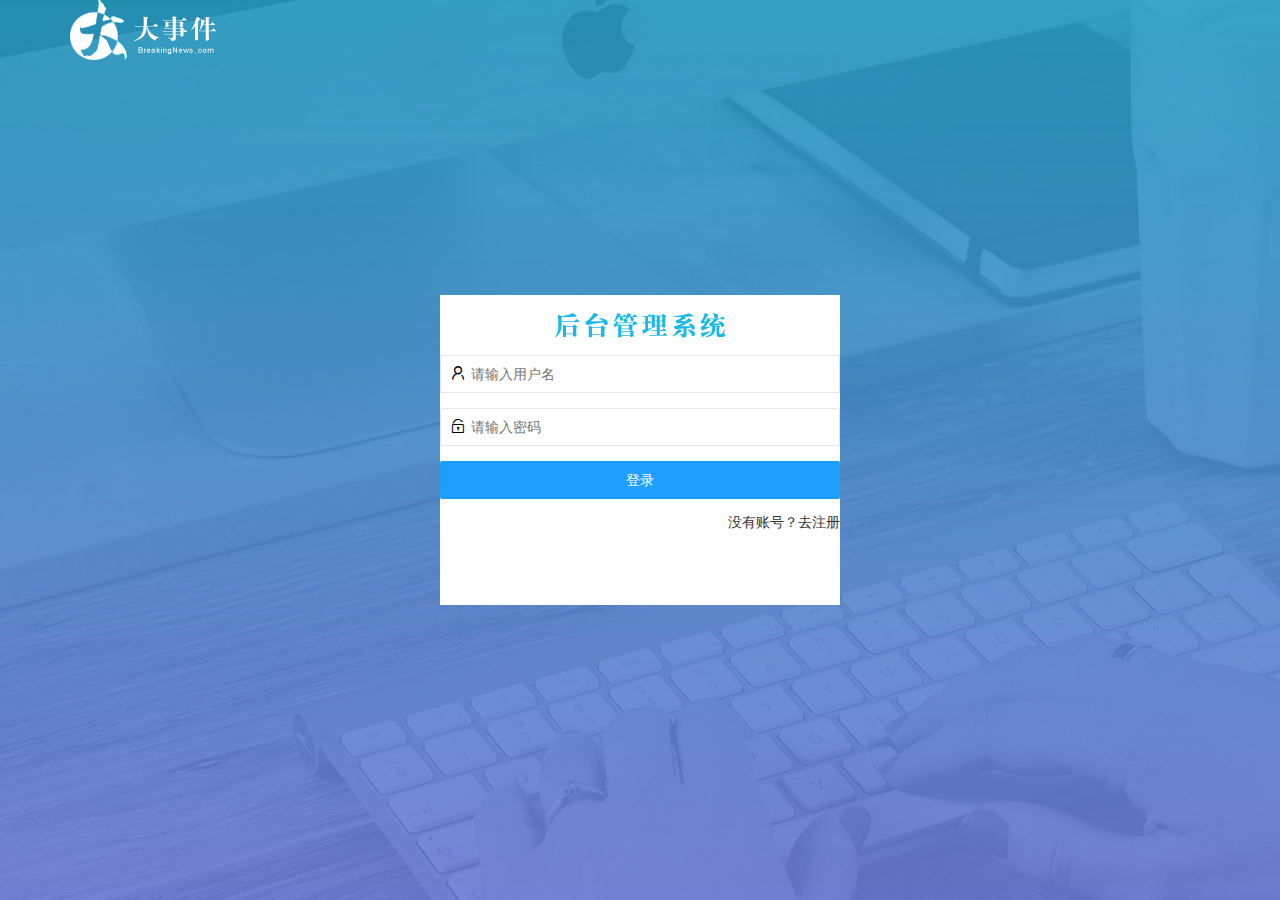
<file: login.html>
<!DOCTYPE html>
<html lang="en">

<head>
    <meta charset="UTF-8">
    <meta http-equiv="X-UA-Compatible" content="IE=edge">
    <meta name="viewport" content="width=device-width, initial-scale=1.0">
    <title>大事件登录</title>
    <link rel="stylesheet" href="./assets/lib/layui/css/layui.css">
    <link rel="stylesheet" href="./assets/css/longin.css">
</head>

<body>
    <!-- 头部的Logo -->
    <div class="layui-main">
        <img src="./assets/images/logo.png" alt="">
    </div>
    <!-- 登录注册部分 -->
    <div class="loginAndRegBox">
        <!-- 头部title -->
        <div class="title-box"></div>
        <!-- 登录部分 -->
        <div class="login-box">
            <form class="layui-form form_login" id="form_login">
                <!-- 用户名 -->
                <div class="layui-form-item">
                    <i class="layui-icon layui-icon-username"></i>
                    <input type="text" name="username" required lay-verify="required" placeholder="请输入用户名" autocomplete="off" class="layui-input">
                </div>
                <!-- 密码 -->
                <div class="layui-form-item">
                    <i class="layui-icon layui-icon-password"></i>
                    <input type="password" name="password" required lay-verify="required|pwd" placeholder="请输入密码" autocomplete="off" class="layui-input">
                </div>
                <!-- 按钮 -->
                <div class="layui-form-item">
                    <button class="layui-btn layui-btn-fluid layui-btn-normal" lay-submit>登录</button>
                </div>
                <!-- 去注册 -->
                <div class="layui-form-item links">
                    <a href="javascript:;" id="link_reg">没有账号？去注册</a>
                </div>

            </form>
        </div>

        <!-- 注册的div -->
        <div class="reg-box">
            <!-- 注册的表单 -->
            <form class="layui-form" id="form_reg">
                <!-- 用户名 -->
                <div class="layui-form-item">
                    <i class="layui-icon layui-icon-username"></i>
                    <input type="text" name="username" required lay-verify="required" placeholder="请输入用户名" autocomplete="off" class="layui-input" />
                </div>
                <!-- 密码 -->
                <div class="layui-form-item">
                    <i class="layui-icon layui-icon-password"></i>
                    <input type="password" name="password" required lay-verify="required|pwd" placeholder="请输入密码" autocomplete="off" class="layui-input" />
                </div>
                <!-- 密码确认框 -->
                <div class="layui-form-item">
                    <i class="layui-icon layui-icon-password"></i>
                    <input type="password" name="repassword" required lay-verify="required|pwd|repwd" placeholder="再次确认密码" autocomplete="off" class="layui-input" />
                </div>
                <!-- 注册按钮 -->
                <div class="layui-form-item">
                    <!-- 注意：表单提交按钮和普通按钮的区别，就是 lay-submit 属性 -->
                    <button class="layui-btn layui-btn-fluid layui-btn-normal" lay-submit>注册</button>
                </div>
                <div class="layui-form-item links">
                    <a href="javascript:;" id="link_login">去登录</a>
                </div>
            </form>
        </div>

    </div>
    <script src="./assets/lib/jquery.js"></script>
    <script src="./assets/lib/layui/layui.all.js"></script>
    <script src="./assets/js/baseAPI.js"></script>
    <script src="./assets/js/login.js"></script>
</body>

</html>
</file>
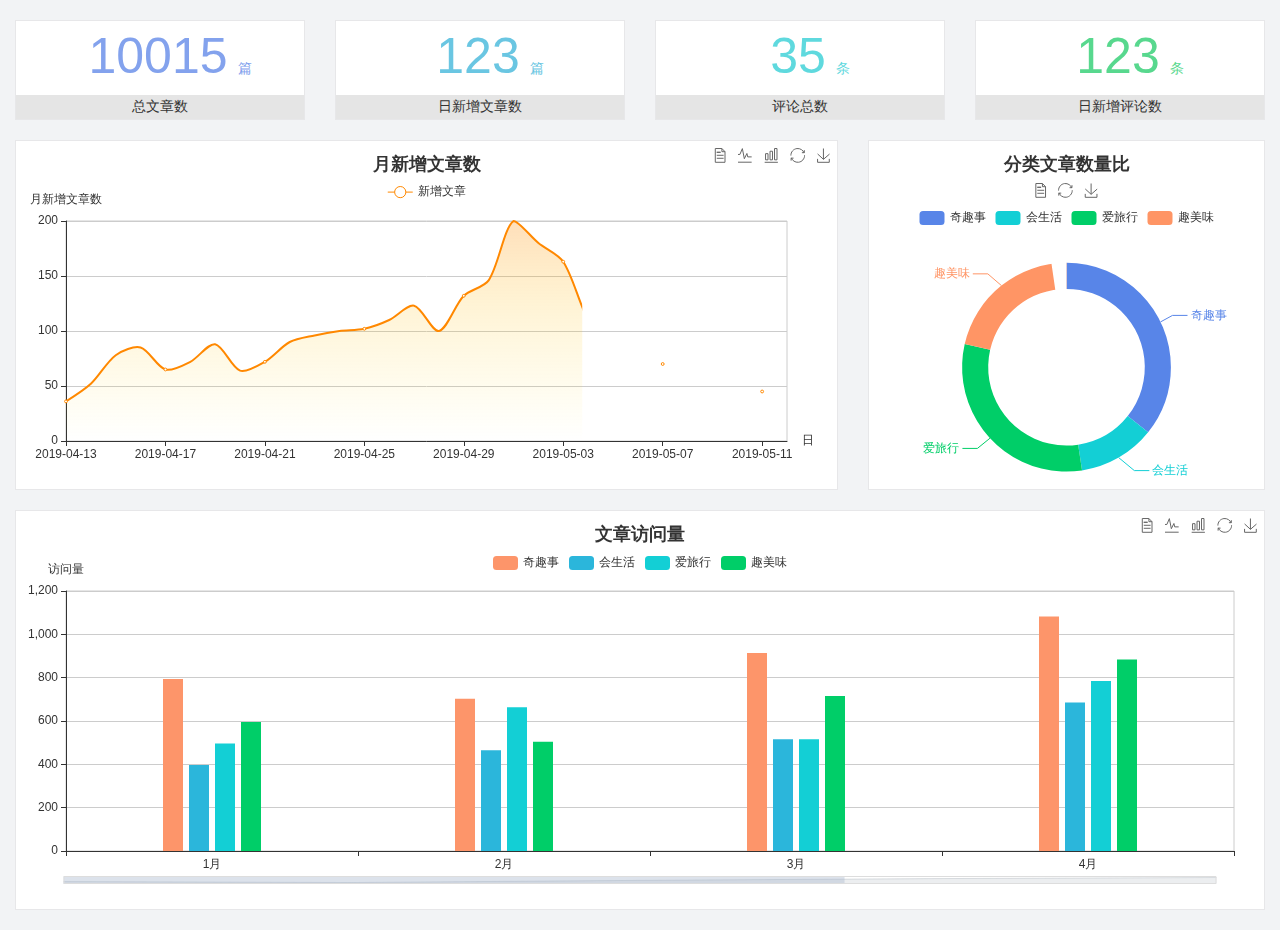
<file: home/dashboard.html>
<!DOCTYPE html>
<html lang="en">

<head>
  <meta charset="UTF-8">
  <meta name="viewport" content="width=device-width, initial-scale=1.0">
  <meta http-equiv="X-UA-Compatible" content="ie=edge">
  <title>图表统计</title>
  <link rel="stylesheet" href="../../assets/lib/bootstrap.css" />
  <link rel="stylesheet" href="../../assets/lib/main.css" />
  <script src="../../assets/lib/jquery.js"></script>
  <script type="text/javascript" src="../../assets/lib/echarts.min.js"></script>
</head>

<body>
  <div class="container-fluid">
    <div class="row spannel_list">
      <div class="col-sm-3 col-xs-6">
        <div class="spannel">
          <em>10015</em><span>篇</span>
          <b>总文章数</b>
        </div>
      </div>
      <div class="col-sm-3 col-xs-6">
        <div class="spannel scolor01">
          <em>123</em><span>篇</span>
          <b>日新增文章数</b>
        </div>
      </div>
      <div class="col-sm-3 col-xs-6">
        <div class="spannel scolor02">
          <em>35</em><span>条</span>
          <b>评论总数</b>
        </div>
      </div>
      <div class="col-sm-3 col-xs-6">
        <div class="spannel scolor03">
          <em>123</em><span>条</span>
          <b>日新增评论数</b>
        </div>
      </div>
    </div>
  </div>

  <div class="container-fluid">
    <div class="row curve-pie">
      <div class="col-lg-8 col-md-8">
        <div class="gragh_pannel" id="curve_show"></div>
      </div>
      <div class="col-lg-4 col-md-4">
        <div class="gragh_pannel" id="pie_show"></div>
      </div>
    </div>
  </div>

  <div class="container-fluid">
    <div class="column_pannel" id="column_show"></div>
  </div>

  <script>
    var oChart = echarts.init(document.getElementById('curve_show'));
    var aList_all = [
      { 'count': 36, 'date': '2019-04-13' },
      { 'count': 52, 'date': '2019-04-14' },
      { 'count': 78, 'date': '2019-04-15' },
      { 'count': 85, 'date': '2019-04-16' },
      { 'count': 65, 'date': '2019-04-17' },
      { 'count': 72, 'date': '2019-04-18' },
      { 'count': 88, 'date': '2019-04-19' },
      { 'count': 64, 'date': '2019-04-20' },
      { 'count': 72, 'date': '2019-04-21' },
      { 'count': 90, 'date': '2019-04-22' },
      { 'count': 96, 'date': '2019-04-23' },
      { 'count': 100, 'date': '2019-04-24' },
      { 'count': 102, 'date': '2019-04-25' },
      { 'count': 110, 'date': '2019-04-26' },
      { 'count': 123, 'date': '2019-04-27' },
      { 'count': 100, 'date': '2019-04-28' },
      { 'count': 132, 'date': '2019-04-29' },
      { 'count': 146, 'date': '2019-04-30' },
      { 'count': 200, 'date': '2019-05-01' },
      { 'count': 180, 'date': '2019-05-02' },
      { 'count': 163, 'date': '2019-05-03' },
      { 'count': 110, 'date': '2019-05-04' },
      { 'count': 80, 'date': '2019-05-05' },
      { 'count': 82, 'date': '2019-05-06' },
      { 'count': 70, 'date': '2019-05-07' },
      { 'count': 65, 'date': '2019-05-08' },
      { 'count': 54, 'date': '2019-05-09' },
      { 'count': 40, 'date': '2019-05-10' },
      { 'count': 45, 'date': '2019-05-11' },
      { 'count': 38, 'date': '2019-05-12' },
    ];

    let aCount = [];
    let aDate = [];

    for (var i = 0; i < aList_all.length; i++) {
      aCount.push(aList_all[i].count);
      aDate.push(aList_all[i].date);
    }

    var chartopt = {
      title: {
        text: '月新增文章数',
        left: 'center',
        top: '10'
      },
      tooltip: {
        trigger: 'axis'
      },
      legend: {
        data: ['新增文章'],
        top: '40'
      },
      toolbox: {
        show: true,
        feature: {
          mark: { show: true },
          dataView: { show: true, readOnly: false },
          magicType: { show: true, type: ['line', 'bar'] },
          restore: { show: true },
          saveAsImage: { show: true }
        }
      },
      calculable: true,
      xAxis: [
        {
          name: '日',
          type: 'category',
          boundaryGap: false,
          data: aDate
        }
      ],
      yAxis: [
        {
          name: '月新增文章数',
          type: 'value'
        }
      ],
      series: [
        {
          name: '新增文章',
          type: 'line',
          smooth: true,
          itemStyle: { normal: { areaStyle: { type: 'default' }, color: '#f80' }, lineStyle: { color: '#f80' } },
          data: aCount
        }],
      areaStyle: {
        normal: {
          color: new echarts.graphic.LinearGradient(0, 0, 0, 1, [{
            offset: 0,
            color: 'rgba(255,136,0,0.39)'
          }, {
            offset: .34,
            color: 'rgba(255,180,0,0.25)'
          }, {
            offset: 1,
            color: 'rgba(255,222,0,0.00)'
          }])

        }
      },
      grid: {
        show: true,
        x: 50,
        x2: 50,
        y: 80,
        height: 220
      }
    };

    oChart.setOption(chartopt);


    var oPie = echarts.init(document.getElementById('pie_show'));
    var oPieopt =
    {
      title: {
        top: 10,
        text: '分类文章数量比',
        x: 'center'
      },
      tooltip: {
        trigger: 'item',
        formatter: "{a} <br/>{b} : {c} ({d}%)"
      },
      color: ['#5885e8', '#13cfd5', '#00ce68', '#ff9565'],
      legend: {
        x: 'center',
        top: 65,
        data: ['奇趣事', '会生活', '爱旅行', '趣美味']
      },
      toolbox: {
        show: true,
        x: 'center',
        top: 35,
        feature: {
          mark: { show: true },
          dataView: { show: true, readOnly: false },
          magicType: {
            show: true,
            type: ['pie', 'funnel'],
            option: {
              funnel: {
                x: '25%',
                width: '50%',
                funnelAlign: 'left',
                max: 1548
              }
            }
          },
          restore: { show: true },
          saveAsImage: { show: true }
        }
      },
      calculable: true,
      series: [
        {
          name: '访问来源',
          type: 'pie',
          radius: ['45%', '60%'],
          center: ['50%', '65%'],
          data: [
            { value: 300, name: '奇趣事' },
            { value: 100, name: '会生活' },
            { value: 260, name: '爱旅行' },
            { value: 180, name: '趣美味' }
          ]
        }
      ]
    };
    oPie.setOption(oPieopt);



    var oColumn = this.echarts.init(document.getElementById('column_show'));
    var oColumnopt =
    {
      title: {
        text: '文章访问量',
        left: 'center',
        top: '10'
      },
      tooltip: {
        trigger: 'axis'
      },
      legend: {
        data: ['奇趣事', '会生活', '爱旅行', '趣美味'],
        top: '40'
      },
      toolbox: {
        show: true,
        feature: {
          mark: { show: true },
          dataView: { show: true, readOnly: false },
          magicType: { show: true, type: ['line', 'bar'] },
          restore: { show: true },
          saveAsImage: { show: true }
        }
      },
      calculable: true,
      xAxis: [
        {
          type: 'category',
          data: ['1月', '2月', '3月', '4月', '5月']
        }
      ],
      yAxis: [
        {
          name: '访问量',
          type: 'value'
        }
      ],
      series: [
        {
          name: '奇趣事',
          type: 'bar',
          barWidth: 20,
          itemStyle: {
            normal: { areaStyle: { type: 'default' }, color: '#fd956a' }
          },
          data: [800, 708, 920, 1090, 1200]
        },
        {
          name: '会生活',
          type: 'bar',
          barWidth: 20,
          itemStyle: {
            normal: { areaStyle: { type: 'default' }, color: '#2bb6db' }
          },
          data: [400, 468, 520, 690, 800]
        },
        {
          name: '爱旅行',
          type: 'bar',
          barWidth: 20,
          itemStyle: {
            normal: { areaStyle: { type: 'default' }, color: '#13cfd5' }
          },
          data: [500, 668, 520, 790, 900]
        },
        {
          name: '趣美味',
          type: 'bar',
          barWidth: 20,
          itemStyle: {
            normal: { areaStyle: { type: 'default' }, color: '#00ce68' }
          },
          data: [600, 508, 720, 890, 1000]
        }
      ],
      grid: {
        show: true,
        x: 50,
        x2: 30,
        y: 80,
        height: 260
      },
      dataZoom: [//给x轴设置滚动条
        {
          start: 0,//默认为0
          end: 100 - 1000 / 31,//默认为100
          type: 'slider',
          show: true,
          xAxisIndex: [0],
          handleSize: 0,//滑动条的 左右2个滑动条的大小
          height: 8,//组件高度
          left: 45, //左边的距离
          right: 50,//右边的距离
          bottom: 26,//右边的距离
          handleColor: '#ddd',//h滑动图标的颜色
          handleStyle: {
            borderColor: "#cacaca",
            borderWidth: "1",
            shadowBlur: 2,
            background: "#ddd",
            shadowColor: "#ddd",
          }
        }]
    };
    oColumn.setOption(oColumnopt);
  </script>
</body>

</html>
</file>
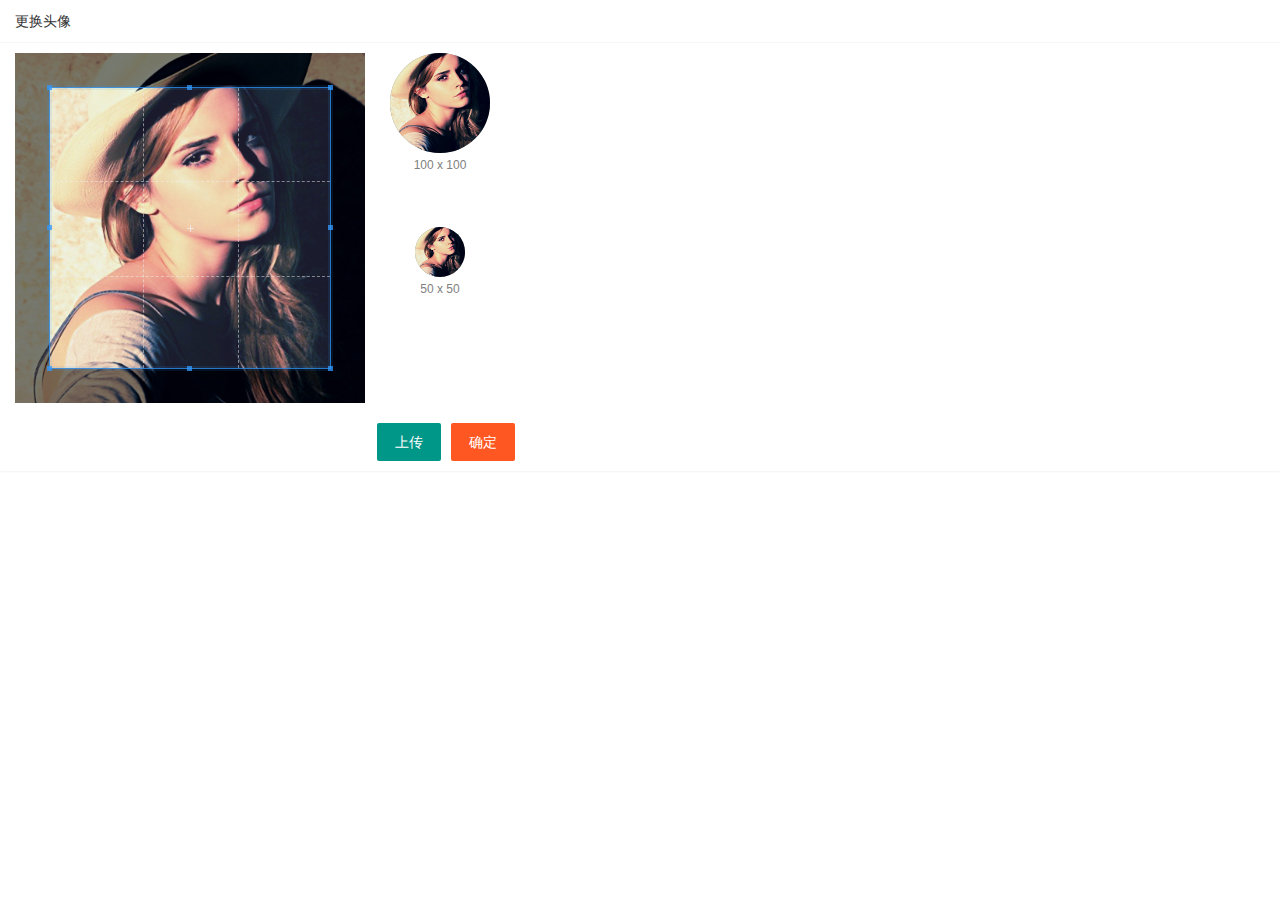
<file: user/user_avater.html>
<!DOCTYPE html>
<html lang="en">

<head>
    <meta charset="UTF-8">
    <meta http-equiv="X-UA-Compatible" content="IE=edge">
    <meta name="viewport" content="width=device-width, initial-scale=1.0">
    <title>更换头像</title>
    <link rel="stylesheet" href="/assets/lib/layui/css/layui.css">
    <link rel="stylesheet" href="/assets/css/user/user_avater.css">
    <link rel="stylesheet" href="/assets/lib/cropper/cropper.css">
</head>

<body>
    <div class="layui-card">
        <div class="layui-card-header">更换头像</div>
        <div class="layui-card-body">
            <!-- 第一行的图片裁剪和预览区域 -->
            <div class="row1">
                <!-- 图片裁剪区域 -->
                <div class="cropper-box">
                    <!-- 这个 img 标签很重要，将来会把它初始化为裁剪区域 -->
                    <img id="image" src="/assets/images/sample.jpg" />
                </div>
                <!-- 图片的预览区域 -->
                <div class="preview-box">
                    <div>
                        <!-- 宽高为 100px 的预览区域 -->
                        <div class="img-preview w100"></div>
                        <p class="size">100 x 100</p>
                    </div>
                    <div>
                        <!-- 宽高为 50px 的预览区域 -->
                        <div class="img-preview w50"></div>
                        <p class="size">50 x 50</p>
                    </div>
                </div>
            </div>

            <!-- 第二行的按钮区域 -->
            <div class="row2">
                <input type="file" id="file" accept="image/png,image/jpeg" />
                <button type="button" class="layui-btn" id="btnChooseImage">上传</button>
                <button type="button" class="layui-btn layui-btn-danger" id="btnUpload">确定</button>
            </div>
        </div>
    </div>
    <script src="/assets/lib/jquery.js"></script>
    <script src="/assets/lib/layui/layui.all.js"></script>
    <script src="/assets/lib/cropper/Cropper.js"></script>
    <script src="/assets/js/baseAPI.js"></script>
    <script src="/assets/lib/cropper/jquery-cropper.js"></script>
    <script src="/assets/js/user/user_avater.js"></script>
</body>

</html>
</file>
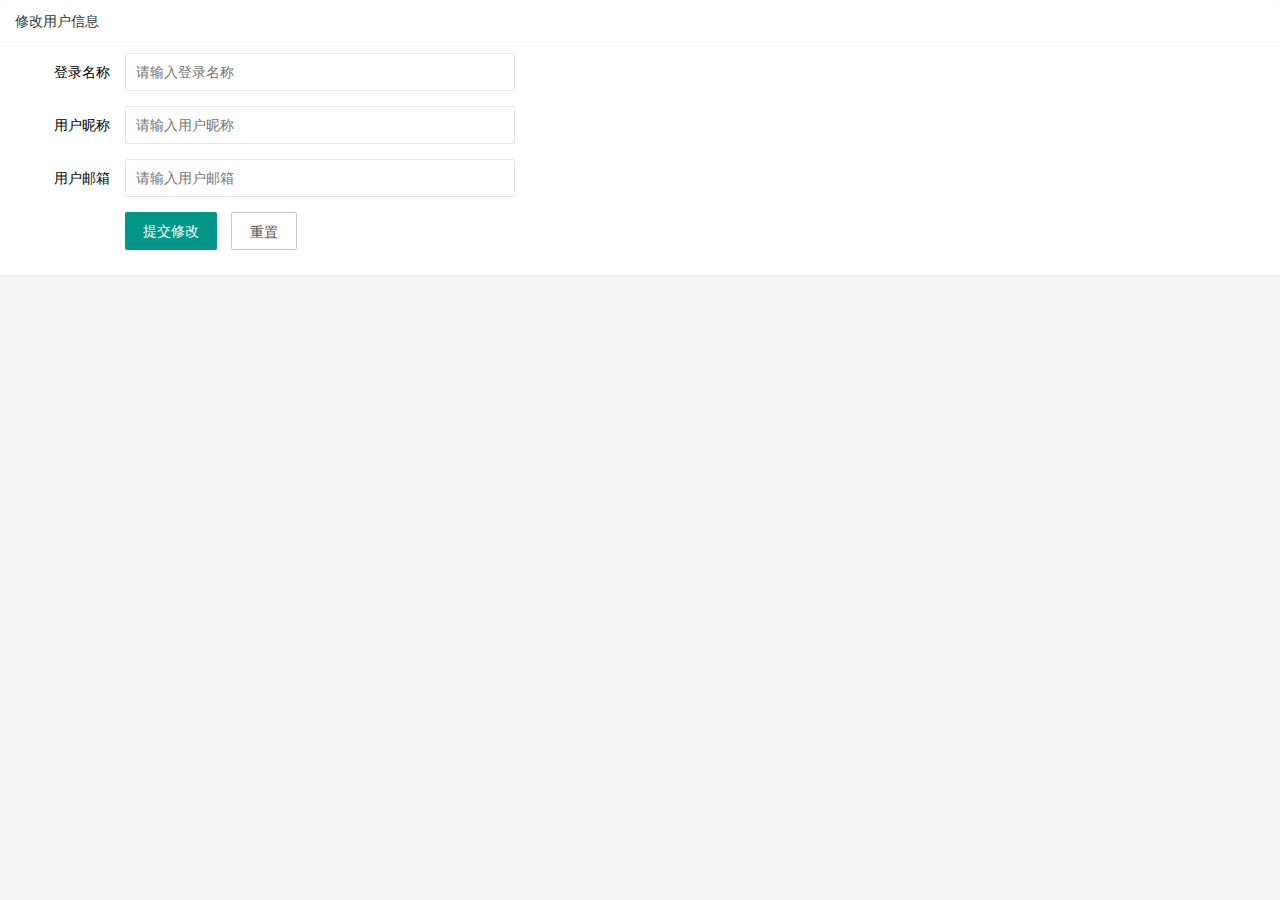
<file: user/user_info.html>
<!DOCTYPE html>
<html lang="en">

<head>
    <meta charset="UTF-8">
    <meta http-equiv="X-UA-Compatible" content="IE=edge">
    <meta name="viewport" content="width=device-width, initial-scale=1.0">
    <title>个人信息</title>
    <link rel="stylesheet" href="/assets/lib/layui/css/layui.css">
    <link rel="stylesheet" href="/assets/css/user/user_info.css">
</head>

<body>
    <div class="layui-card">
        <div class="layui-card-header">修改用户信息</div>
        <div class="layui-card-body">
            <form class="layui-form" lay-filter='formuserInfo'>
                <!-- 这是隐藏域 -->
                <input type="hidden" name="id" value="">

                <div class="layui-form-item">
                    <label class="layui-form-label">登录名称</label>
                    <div class="layui-input-block">
                        <input type="text" readOnly="true" name="username" required lay-verify="required" placeholder="请输入登录名称" autocomplete="off" class="layui-input">
                    </div>
                </div>
                <div class="layui-form-item">
                    <label class="layui-form-label">用户昵称</label>
                    <div class="layui-input-block">
                        <input type="text" name="nickname" required lay-verify="required" placeholder="请输入用户昵称" autocomplete="off" class="layui-input">
                    </div>
                </div>
                <div class="layui-form-item">
                    <label class="layui-form-label">用户邮箱</label>
                    <div class="layui-input-block">
                        <input type="text" name="email" required lay-verify="required|email" placeholder="请输入用户邮箱" autocomplete="off" class="layui-input">
                    </div>
                </div>
                <div class="layui-form-item">
                    <div class="layui-input-block">
                        <button class="layui-btn" lay-submit lay-filter="formDemo">提交修改</button>
                        <button type="reset" class="layui-btn layui-btn-primary" id="btnReset">重置</button>
                    </div>
                </div>
            </form>
        </div>
    </div>
    <script src="/assets/lib/layui/layui.all.js"></script>
    <script src="/assets/lib/jquery.js"></script>
    <script src="/assets/js/baseAPI.js"></script>
    <script src="/assets/js/user/user_info.js"></script>

</body>

</html>
</file>
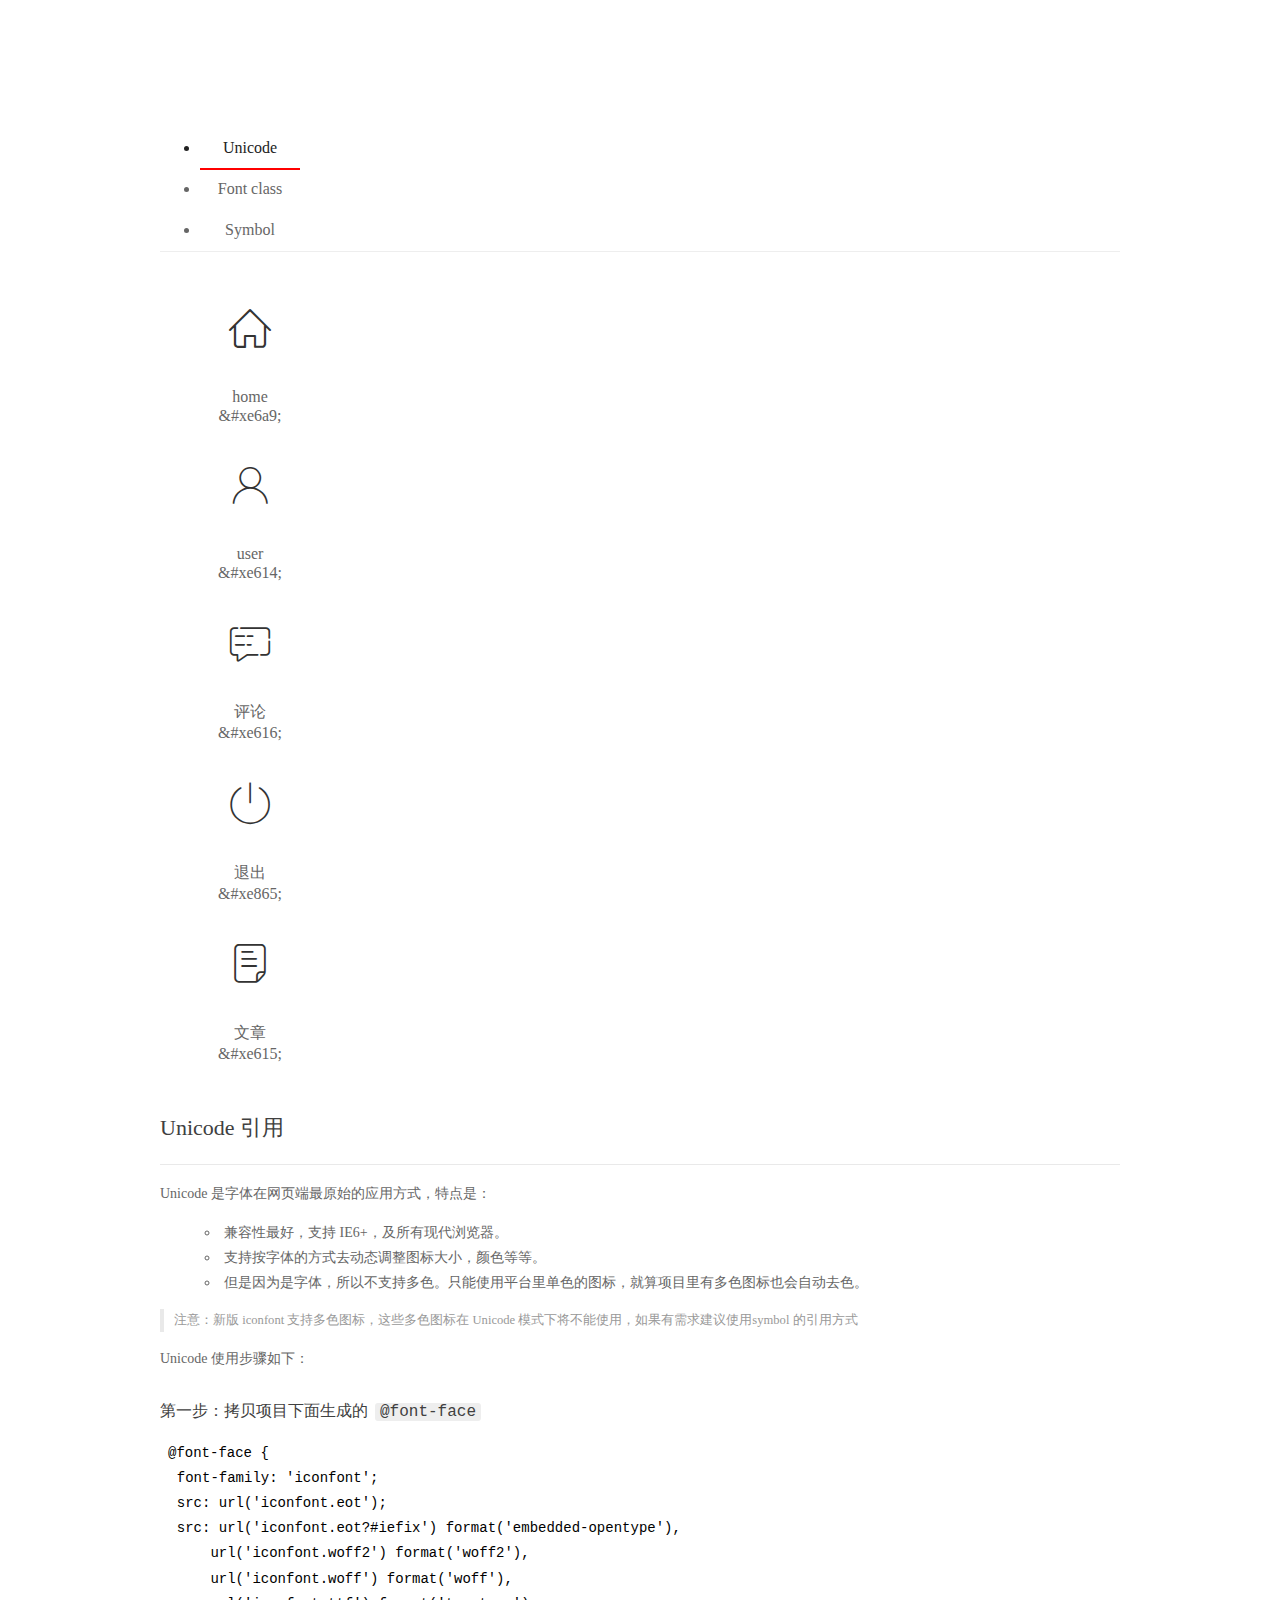
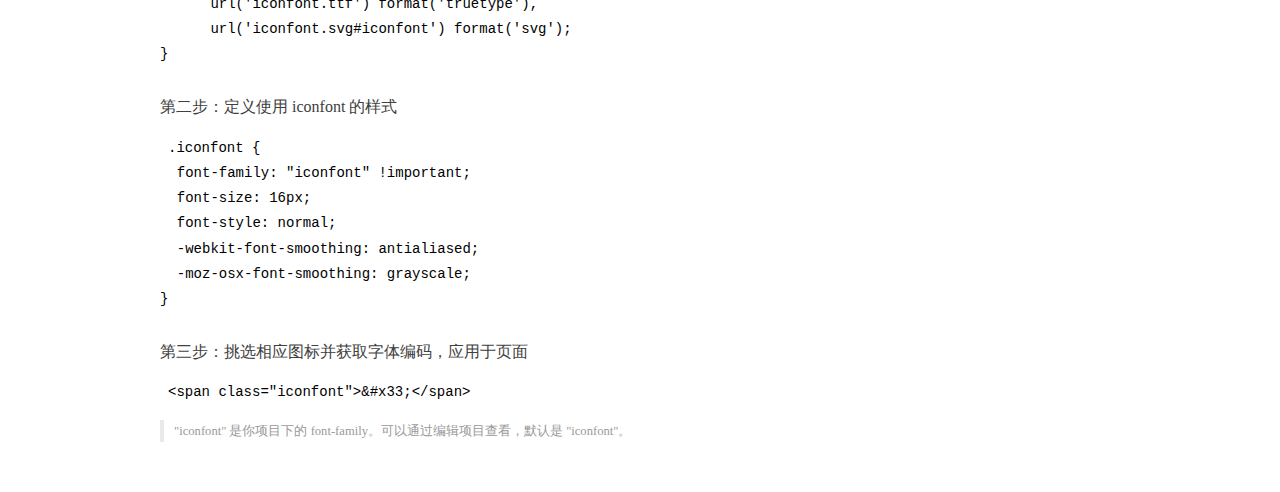
<file: assets/fonts/demo_index.html>
<!DOCTYPE html>
<html>
<head>
  <meta charset="utf-8"/>
  <title>IconFont Demo</title>
  <link rel="shortcut icon" href="https://gtms04.alicdn.com/tps/i4/TB1_oz6GVXXXXaFXpXXJDFnIXXX-64-64.ico" type="image/x-icon"/>
  <link rel="stylesheet" href="https://g.alicdn.com/thx/cube/1.3.2/cube.min.css">
  <link rel="stylesheet" href="demo.css">
  <link rel="stylesheet" href="iconfont.css">
  <script src="iconfont.js"></script>
  <!-- jQuery -->
  <script src="https://a1.alicdn.com/oss/uploads/2018/12/26/7bfddb60-08e8-11e9-9b04-53e73bb6408b.js"></script>
  <!-- 代码高亮 -->
  <script src="https://a1.alicdn.com/oss/uploads/2018/12/26/a3f714d0-08e6-11e9-8a15-ebf944d7534c.js"></script>
</head>
<body>
  <div class="main">
    <h1 class="logo"><a href="https://www.iconfont.cn/" title="iconfont 首页" target="_blank">&#xe86b;</a></h1>
    <div class="nav-tabs">
      <ul id="tabs" class="dib-box">
        <li class="dib active"><span>Unicode</span></li>
        <li class="dib"><span>Font class</span></li>
        <li class="dib"><span>Symbol</span></li>
      </ul>
      
    </div>
    <div class="tab-container">
      <div class="content unicode" style="display: block;">
          <ul class="icon_lists dib-box">
          
            <li class="dib">
              <span class="icon iconfont">&#xe6a9;</span>
                <div class="name">home</div>
                <div class="code-name">&amp;#xe6a9;</div>
              </li>
          
            <li class="dib">
              <span class="icon iconfont">&#xe614;</span>
                <div class="name">user</div>
                <div class="code-name">&amp;#xe614;</div>
              </li>
          
            <li class="dib">
              <span class="icon iconfont">&#xe616;</span>
                <div class="name">评论</div>
                <div class="code-name">&amp;#xe616;</div>
              </li>
          
            <li class="dib">
              <span class="icon iconfont">&#xe865;</span>
                <div class="name">退出</div>
                <div class="code-name">&amp;#xe865;</div>
              </li>
          
            <li class="dib">
              <span class="icon iconfont">&#xe615;</span>
                <div class="name">文章</div>
                <div class="code-name">&amp;#xe615;</div>
              </li>
          
          </ul>
          <div class="article markdown">
          <h2 id="unicode-">Unicode 引用</h2>
          <hr>

          <p>Unicode 是字体在网页端最原始的应用方式，特点是：</p>
          <ul>
            <li>兼容性最好，支持 IE6+，及所有现代浏览器。</li>
            <li>支持按字体的方式去动态调整图标大小，颜色等等。</li>
            <li>但是因为是字体，所以不支持多色。只能使用平台里单色的图标，就算项目里有多色图标也会自动去色。</li>
          </ul>
          <blockquote>
            <p>注意：新版 iconfont 支持多色图标，这些多色图标在 Unicode 模式下将不能使用，如果有需求建议使用symbol 的引用方式</p>
          </blockquote>
          <p>Unicode 使用步骤如下：</p>
          <h3 id="-font-face">第一步：拷贝项目下面生成的 <code>@font-face</code></h3>
<pre><code class="language-css"
>@font-face {
  font-family: 'iconfont';
  src: url('iconfont.eot');
  src: url('iconfont.eot?#iefix') format('embedded-opentype'),
      url('iconfont.woff2') format('woff2'),
      url('iconfont.woff') format('woff'),
      url('iconfont.ttf') format('truetype'),
      url('iconfont.svg#iconfont') format('svg');
}
</code></pre>
          <h3 id="-iconfont-">第二步：定义使用 iconfont 的样式</h3>
<pre><code class="language-css"
>.iconfont {
  font-family: "iconfont" !important;
  font-size: 16px;
  font-style: normal;
  -webkit-font-smoothing: antialiased;
  -moz-osx-font-smoothing: grayscale;
}
</code></pre>
          <h3 id="-">第三步：挑选相应图标并获取字体编码，应用于页面</h3>
<pre>
<code class="language-html"
>&lt;span class="iconfont"&gt;&amp;#x33;&lt;/span&gt;
</code></pre>
          <blockquote>
            <p>"iconfont" 是你项目下的 font-family。可以通过编辑项目查看，默认是 "iconfont"。</p>
          </blockquote>
          </div>
      </div>
      <div class="content font-class">
        <ul class="icon_lists dib-box">
          
          <li class="dib">
            <span class="icon iconfont icon-home"></span>
            <div class="name">
              home
            </div>
            <div class="code-name">.icon-home
            </div>
          </li>
          
          <li class="dib">
            <span class="icon iconfont icon-user"></span>
            <div class="name">
              user
            </div>
            <div class="code-name">.icon-user
            </div>
          </li>
          
          <li class="dib">
            <span class="icon iconfont icon-pinglun"></span>
            <div class="name">
              评论
            </div>
            <div class="code-name">.icon-pinglun
            </div>
          </li>
          
          <li class="dib">
            <span class="icon iconfont icon-tuichu"></span>
            <div class="name">
              退出
            </div>
            <div class="code-name">.icon-tuichu
            </div>
          </li>
          
          <li class="dib">
            <span class="icon iconfont icon-16"></span>
            <div class="name">
              文章
            </div>
            <div class="code-name">.icon-16
            </div>
          </li>
          
        </ul>
        <div class="article markdown">
        <h2 id="font-class-">font-class 引用</h2>
        <hr>

        <p>font-class 是 Unicode 使用方式的一种变种，主要是解决 Unicode 书写不直观，语意不明确的问题。</p>
        <p>与 Unicode 使用方式相比，具有如下特点：</p>
        <ul>
          <li>兼容性良好，支持 IE8+，及所有现代浏览器。</li>
          <li>相比于 Unicode 语意明确，书写更直观。可以很容易分辨这个 icon 是什么。</li>
          <li>因为使用 class 来定义图标，所以当要替换图标时，只需要修改 class 里面的 Unicode 引用。</li>
          <li>不过因为本质上还是使用的字体，所以多色图标还是不支持的。</li>
        </ul>
        <p>使用步骤如下：</p>
        <h3 id="-fontclass-">第一步：引入项目下面生成的 fontclass 代码：</h3>
<pre><code class="language-html">&lt;link rel="stylesheet" href="./iconfont.css"&gt;
</code></pre>
        <h3 id="-">第二步：挑选相应图标并获取类名，应用于页面：</h3>
<pre><code class="language-html">&lt;span class="iconfont icon-xxx"&gt;&lt;/span&gt;
</code></pre>
        <blockquote>
          <p>"
            iconfont" 是你项目下的 font-family。可以通过编辑项目查看，默认是 "iconfont"。</p>
        </blockquote>
      </div>
      </div>
      <div class="content symbol">
          <ul class="icon_lists dib-box">
          
            <li class="dib">
                <svg class="icon svg-icon" aria-hidden="true">
                  <use xlink:href="#icon-home"></use>
                </svg>
                <div class="name">home</div>
                <div class="code-name">#icon-home</div>
            </li>
          
            <li class="dib">
                <svg class="icon svg-icon" aria-hidden="true">
                  <use xlink:href="#icon-user"></use>
                </svg>
                <div class="name">user</div>
                <div class="code-name">#icon-user</div>
            </li>
          
            <li class="dib">
                <svg class="icon svg-icon" aria-hidden="true">
                  <use xlink:href="#icon-pinglun"></use>
                </svg>
                <div class="name">评论</div>
                <div class="code-name">#icon-pinglun</div>
            </li>
          
            <li class="dib">
                <svg class="icon svg-icon" aria-hidden="true">
                  <use xlink:href="#icon-tuichu"></use>
                </svg>
                <div class="name">退出</div>
                <div class="code-name">#icon-tuichu</div>
            </li>
          
            <li class="dib">
                <svg class="icon svg-icon" aria-hidden="true">
                  <use xlink:href="#icon-16"></use>
                </svg>
                <div class="name">文章</div>
                <div class="code-name">#icon-16</div>
            </li>
          
          </ul>
          <div class="article markdown">
          <h2 id="symbol-">Symbol 引用</h2>
          <hr>

          <p>这是一种全新的使用方式，应该说这才是未来的主流，也是平台目前推荐的用法。相关介绍可以参考这篇<a href="">文章</a>
            这种用法其实是做了一个 SVG 的集合，与另外两种相比具有如下特点：</p>
          <ul>
            <li>支持多色图标了，不再受单色限制。</li>
            <li>通过一些技巧，支持像字体那样，通过 <code>font-size</code>, <code>color</code> 来调整样式。</li>
            <li>兼容性较差，支持 IE9+，及现代浏览器。</li>
            <li>浏览器渲染 SVG 的性能一般，还不如 png。</li>
          </ul>
          <p>使用步骤如下：</p>
          <h3 id="-symbol-">第一步：引入项目下面生成的 symbol 代码：</h3>
<pre><code class="language-html">&lt;script src="./iconfont.js"&gt;&lt;/script&gt;
</code></pre>
          <h3 id="-css-">第二步：加入通用 CSS 代码（引入一次就行）：</h3>
<pre><code class="language-html">&lt;style&gt;
.icon {
  width: 1em;
  height: 1em;
  vertical-align: -0.15em;
  fill: currentColor;
  overflow: hidden;
}
&lt;/style&gt;
</code></pre>
          <h3 id="-">第三步：挑选相应图标并获取类名，应用于页面：</h3>
<pre><code class="language-html">&lt;svg class="icon" aria-hidden="true"&gt;
  &lt;use xlink:href="#icon-xxx"&gt;&lt;/use&gt;
&lt;/svg&gt;
</code></pre>
          </div>
      </div>

    </div>
  </div>
  <script>
  $(document).ready(function () {
      $('.tab-container .content:first').show()

      $('#tabs li').click(function (e) {
        var tabContent = $('.tab-container .content')
        var index = $(this).index()

        if ($(this).hasClass('active')) {
          return
        } else {
          $('#tabs li').removeClass('active')
          $(this).addClass('active')

          tabContent.hide().eq(index).fadeIn()
        }
      })
    })
  </script>
</body>
</html>
</file>
<file: assets/lib/layui/css/layui.css>
/** layui-v2.5.5 MIT License By https://www.layui.com */
 .layui-inline,img{display:inline-block;vertical-align:middle}h1,h2,h3,h4,h5,h6{font-weight:400}.layui-edge,.layui-header,.layui-inline,.layui-main{position:relative}.layui-body,.layui-edge,.layui-elip{overflow:hidden}.layui-btn,.layui-edge,.layui-inline,img{vertical-align:middle}.layui-btn,.layui-disabled,.layui-icon,.layui-unselect{-moz-user-select:none;-webkit-user-select:none;-ms-user-select:none}.layui-elip,.layui-form-checkbox span,.layui-form-pane .layui-form-label{text-overflow:ellipsis;white-space:nowrap}.layui-breadcrumb,.layui-tree-btnGroup{visibility:hidden}blockquote,body,button,dd,div,dl,dt,form,h1,h2,h3,h4,h5,h6,input,li,ol,p,pre,td,textarea,th,ul{margin:0;padding:0;-webkit-tap-highlight-color:rgba(0,0,0,0)}a:active,a:hover{outline:0}img{border:none}li{list-style:none}table{border-collapse:collapse;border-spacing:0}h4,h5,h6{font-size:100%}button,input,optgroup,option,select,textarea{font-family:inherit;font-size:inherit;font-style:inherit;font-weight:inherit;outline:0}pre{white-space:pre-wrap;white-space:-moz-pre-wrap;white-space:-pre-wrap;white-space:-o-pre-wrap;word-wrap:break-word}body{line-height:24px;font:14px Helvetica Neue,Helvetica,PingFang SC,Tahoma,Arial,sans-serif}hr{height:1px;margin:10px 0;border:0;clear:both}a{color:#333;text-decoration:none}a:hover{color:#777}a cite{font-style:normal;*cursor:pointer}.layui-border-box,.layui-border-box *{box-sizing:border-box}.layui-box,.layui-box *{box-sizing:content-box}.layui-clear{clear:both;*zoom:1}.layui-clear:after{content:'\20';clear:both;*zoom:1;display:block;height:0}.layui-inline{*display:inline;*zoom:1}.layui-edge{display:inline-block;width:0;height:0;border-width:6px;border-style:dashed;border-color:transparent}.layui-edge-top{top:-4px;border-bottom-color:#999;border-bottom-style:solid}.layui-edge-right{border-left-color:#999;border-left-style:solid}.layui-edge-bottom{top:2px;border-top-color:#999;border-top-style:solid}.layui-edge-left{border-right-color:#999;border-right-style:solid}.layui-disabled,.layui-disabled:hover{color:#d2d2d2!important;cursor:not-allowed!important}.layui-circle{border-radius:100%}.layui-show{display:block!important}.layui-hide{display:none!important}@font-face{font-family:layui-icon;src:url(../font/iconfont.eot?v=250);src:url(../font/iconfont.eot?v=250#iefix) format('embedded-opentype'),url(../font/iconfont.woff2?v=250) format('woff2'),url(../font/iconfont.woff?v=250) format('woff'),url(../font/iconfont.ttf?v=250) format('truetype'),url(../font/iconfont.svg?v=250#layui-icon) format('svg')}.layui-icon{font-family:layui-icon!important;font-size:16px;font-style:normal;-webkit-font-smoothing:antialiased;-moz-osx-font-smoothing:grayscale}.layui-icon-reply-fill:before{content:"\e611"}.layui-icon-set-fill:before{content:"\e614"}.layui-icon-menu-fill:before{content:"\e60f"}.layui-icon-search:before{content:"\e615"}.layui-icon-share:before{content:"\e641"}.layui-icon-set-sm:before{content:"\e620"}.layui-icon-engine:before{content:"\e628"}.layui-icon-close:before{content:"\1006"}.layui-icon-close-fill:before{content:"\1007"}.layui-icon-chart-screen:before{content:"\e629"}.layui-icon-star:before{content:"\e600"}.layui-icon-circle-dot:before{content:"\e617"}.layui-icon-chat:before{content:"\e606"}.layui-icon-release:before{content:"\e609"}.layui-icon-list:before{content:"\e60a"}.layui-icon-chart:before{content:"\e62c"}.layui-icon-ok-circle:before{content:"\1005"}.layui-icon-layim-theme:before{content:"\e61b"}.layui-icon-table:before{content:"\e62d"}.layui-icon-right:before{content:"\e602"}.layui-icon-left:before{content:"\e603"}.layui-icon-cart-simple:before{content:"\e698"}.layui-icon-face-cry:before{content:"\e69c"}.layui-icon-face-smile:before{content:"\e6af"}.layui-icon-survey:before{content:"\e6b2"}.layui-icon-tree:before{content:"\e62e"}.layui-icon-upload-circle:before{content:"\e62f"}.layui-icon-add-circle:before{content:"\e61f"}.layui-icon-download-circle:before{content:"\e601"}.layui-icon-templeate-1:before{content:"\e630"}.layui-icon-util:before{content:"\e631"}.layui-icon-face-surprised:before{content:"\e664"}.layui-icon-edit:before{content:"\e642"}.layui-icon-speaker:before{content:"\e645"}.layui-icon-down:before{content:"\e61a"}.layui-icon-file:before{content:"\e621"}.layui-icon-layouts:before{content:"\e632"}.layui-icon-rate-half:before{content:"\e6c9"}.layui-icon-add-circle-fine:before{content:"\e608"}.layui-icon-prev-circle:before{content:"\e633"}.layui-icon-read:before{content:"\e705"}.layui-icon-404:before{content:"\e61c"}.layui-icon-carousel:before{content:"\e634"}.layui-icon-help:before{content:"\e607"}.layui-icon-code-circle:before{content:"\e635"}.layui-icon-water:before{content:"\e636"}.layui-icon-username:before{content:"\e66f"}.layui-icon-find-fill:before{content:"\e670"}.layui-icon-about:before{content:"\e60b"}.layui-icon-location:before{content:"\e715"}.layui-icon-up:before{content:"\e619"}.layui-icon-pause:before{content:"\e651"}.layui-icon-date:before{content:"\e637"}.layui-icon-layim-uploadfile:before{content:"\e61d"}.layui-icon-delete:before{content:"\e640"}.layui-icon-play:before{content:"\e652"}.layui-icon-top:before{content:"\e604"}.layui-icon-friends:before{content:"\e612"}.layui-icon-refresh-3:before{content:"\e9aa"}.layui-icon-ok:before{content:"\e605"}.layui-icon-layer:before{content:"\e638"}.layui-icon-face-smile-fine:before{content:"\e60c"}.layui-icon-dollar:before{content:"\e659"}.layui-icon-group:before{content:"\e613"}.layui-icon-layim-download:before{content:"\e61e"}.layui-icon-picture-fine:before{content:"\e60d"}.layui-icon-link:before{content:"\e64c"}.layui-icon-diamond:before{content:"\e735"}.layui-icon-log:before{content:"\e60e"}.layui-icon-rate-solid:before{content:"\e67a"}.layui-icon-fonts-del:before{content:"\e64f"}.layui-icon-unlink:before{content:"\e64d"}.layui-icon-fonts-clear:before{content:"\e639"}.layui-icon-triangle-r:before{content:"\e623"}.layui-icon-circle:before{content:"\e63f"}.layui-icon-radio:before{content:"\e643"}.layui-icon-align-center:before{content:"\e647"}.layui-icon-align-right:before{content:"\e648"}.layui-icon-align-left:before{content:"\e649"}.layui-icon-loading-1:before{content:"\e63e"}.layui-icon-return:before{content:"\e65c"}.layui-icon-fonts-strong:before{content:"\e62b"}.layui-icon-upload:before{content:"\e67c"}.layui-icon-dialogue:before{content:"\e63a"}.layui-icon-video:before{content:"\e6ed"}.layui-icon-headset:before{content:"\e6fc"}.layui-icon-cellphone-fine:before{content:"\e63b"}.layui-icon-add-1:before{content:"\e654"}.layui-icon-face-smile-b:before{content:"\e650"}.layui-icon-fonts-html:before{content:"\e64b"}.layui-icon-form:before{content:"\e63c"}.layui-icon-cart:before{content:"\e657"}.layui-icon-camera-fill:before{content:"\e65d"}.layui-icon-tabs:before{content:"\e62a"}.layui-icon-fonts-code:before{content:"\e64e"}.layui-icon-fire:before{content:"\e756"}.layui-icon-set:before{content:"\e716"}.layui-icon-fonts-u:before{content:"\e646"}.layui-icon-triangle-d:before{content:"\e625"}.layui-icon-tips:before{content:"\e702"}.layui-icon-picture:before{content:"\e64a"}.layui-icon-more-vertical:before{content:"\e671"}.layui-icon-flag:before{content:"\e66c"}.layui-icon-loading:before{content:"\e63d"}.layui-icon-fonts-i:before{content:"\e644"}.layui-icon-refresh-1:before{content:"\e666"}.layui-icon-rmb:before{content:"\e65e"}.layui-icon-home:before{content:"\e68e"}.layui-icon-user:before{content:"\e770"}.layui-icon-notice:before{content:"\e667"}.layui-icon-login-weibo:before{content:"\e675"}.layui-icon-voice:before{content:"\e688"}.layui-icon-upload-drag:before{content:"\e681"}.layui-icon-login-qq:before{content:"\e676"}.layui-icon-snowflake:before{content:"\e6b1"}.layui-icon-file-b:before{content:"\e655"}.layui-icon-template:before{content:"\e663"}.layui-icon-auz:before{content:"\e672"}.layui-icon-console:before{content:"\e665"}.layui-icon-app:before{content:"\e653"}.layui-icon-prev:before{content:"\e65a"}.layui-icon-website:before{content:"\e7ae"}.layui-icon-next:before{content:"\e65b"}.layui-icon-component:before{content:"\e857"}.layui-icon-more:before{content:"\e65f"}.layui-icon-login-wechat:before{content:"\e677"}.layui-icon-shrink-right:before{content:"\e668"}.layui-icon-spread-left:before{content:"\e66b"}.layui-icon-camera:before{content:"\e660"}.layui-icon-note:before{content:"\e66e"}.layui-icon-refresh:before{content:"\e669"}.layui-icon-female:before{content:"\e661"}.layui-icon-male:before{content:"\e662"}.layui-icon-password:before{content:"\e673"}.layui-icon-senior:before{content:"\e674"}.layui-icon-theme:before{content:"\e66a"}.layui-icon-tread:before{content:"\e6c5"}.layui-icon-praise:before{content:"\e6c6"}.layui-icon-star-fill:before{content:"\e658"}.layui-icon-rate:before{content:"\e67b"}.layui-icon-template-1:before{content:"\e656"}.layui-icon-vercode:before{content:"\e679"}.layui-icon-cellphone:before{content:"\e678"}.layui-icon-screen-full:before{content:"\e622"}.layui-icon-screen-restore:before{content:"\e758"}.layui-icon-cols:before{content:"\e610"}.layui-icon-export:before{content:"\e67d"}.layui-icon-print:before{content:"\e66d"}.layui-icon-slider:before{content:"\e714"}.layui-icon-addition:before{content:"\e624"}.layui-icon-subtraction:before{content:"\e67e"}.layui-icon-service:before{content:"\e626"}.layui-icon-transfer:before{content:"\e691"}.layui-main{width:1140px;margin:0 auto}.layui-header{z-index:1000;height:60px}.layui-header a:hover{transition:all .5s;-webkit-transition:all .5s}.layui-side{position:fixed;left:0;top:0;bottom:0;z-index:999;width:200px;overflow-x:hidden}.layui-side-scroll{position:relative;width:220px;height:100%;overflow-x:hidden}.layui-body{position:absolute;left:200px;right:0;top:0;bottom:0;z-index:998;width:auto;overflow-y:auto;box-sizing:border-box}.layui-layout-body{overflow:hidden}.layui-layout-admin .layui-header{background-color:#23262E}.layui-layout-admin .layui-side{top:60px;width:200px;overflow-x:hidden}.layui-layout-admin .layui-body{position:fixed;top:60px;bottom:44px}.layui-layout-admin .layui-main{width:auto;margin:0 15px}.layui-layout-admin .layui-footer{position:fixed;left:200px;right:0;bottom:0;height:44px;line-height:44px;padding:0 15px;background-color:#eee}.layui-layout-admin .layui-logo{position:absolute;left:0;top:0;width:200px;height:100%;line-height:60px;text-align:center;color:#009688;font-size:16px}.layui-layout-admin .layui-header .layui-nav{background:0 0}.layui-layout-left{position:absolute!important;left:200px;top:0}.layui-layout-right{position:absolute!important;right:0;top:0}.layui-container{position:relative;margin:0 auto;padding:0 15px;box-sizing:border-box}.layui-fluid{position:relative;margin:0 auto;padding:0 15px}.layui-row:after,.layui-row:before{content:'';display:block;clear:both}.layui-col-lg1,.layui-col-lg10,.layui-col-lg11,.layui-col-lg12,.layui-col-lg2,.layui-col-lg3,.layui-col-lg4,.layui-col-lg5,.layui-col-lg6,.layui-col-lg7,.layui-col-lg8,.layui-col-lg9,.layui-col-md1,.layui-col-md10,.layui-col-md11,.layui-col-md12,.layui-col-md2,.layui-col-md3,.layui-col-md4,.layui-col-md5,.layui-col-md6,.layui-col-md7,.layui-col-md8,.layui-col-md9,.layui-col-sm1,.layui-col-sm10,.layui-col-sm11,.layui-col-sm12,.layui-col-sm2,.layui-col-sm3,.layui-col-sm4,.layui-col-sm5,.layui-col-sm6,.layui-col-sm7,.layui-col-sm8,.layui-col-sm9,.layui-col-xs1,.layui-col-xs10,.layui-col-xs11,.layui-col-xs12,.layui-col-xs2,.layui-col-xs3,.layui-col-xs4,.layui-col-xs5,.layui-col-xs6,.layui-col-xs7,.layui-col-xs8,.layui-col-xs9{position:relative;display:block;box-sizing:border-box}.layui-col-xs1,.layui-col-xs10,.layui-col-xs11,.layui-col-xs12,.layui-col-xs2,.layui-col-xs3,.layui-col-xs4,.layui-col-xs5,.layui-col-xs6,.layui-col-xs7,.layui-col-xs8,.layui-col-xs9{float:left}.layui-col-xs1{width:8.33333333%}.layui-col-xs2{width:16.66666667%}.layui-col-xs3{width:25%}.layui-col-xs4{width:33.33333333%}.layui-col-xs5{width:41.66666667%}.layui-col-xs6{width:50%}.layui-col-xs7{width:58.33333333%}.layui-col-xs8{width:66.66666667%}.layui-col-xs9{width:75%}.layui-col-xs10{width:83.33333333%}.layui-col-xs11{width:91.66666667%}.layui-col-xs12{width:100%}.layui-col-xs-offset1{margin-left:8.33333333%}.layui-col-xs-offset2{margin-left:16.66666667%}.layui-col-xs-offset3{margin-left:25%}.layui-col-xs-offset4{margin-left:33.33333333%}.layui-col-xs-offset5{margin-left:41.66666667%}.layui-col-xs-offset6{margin-left:50%}.layui-col-xs-offset7{margin-left:58.33333333%}.layui-col-xs-offset8{margin-left:66.66666667%}.layui-col-xs-offset9{margin-left:75%}.layui-col-xs-offset10{margin-left:83.33333333%}.layui-col-xs-offset11{margin-left:91.66666667%}.layui-col-xs-offset12{margin-left:100%}@media screen and (max-width:768px){.layui-hide-xs{display:none!important}.layui-show-xs-block{display:block!important}.layui-show-xs-inline{display:inline!important}.layui-show-xs-inline-block{display:inline-block!important}}@media screen and (min-width:768px){.layui-container{width:750px}.layui-hide-sm{display:none!important}.layui-show-sm-block{display:block!important}.layui-show-sm-inline{display:inline!important}.layui-show-sm-inline-block{display:inline-block!important}.layui-col-sm1,.layui-col-sm10,.layui-col-sm11,.layui-col-sm12,.layui-col-sm2,.layui-col-sm3,.layui-col-sm4,.layui-col-sm5,.layui-col-sm6,.layui-col-sm7,.layui-col-sm8,.layui-col-sm9{float:left}.layui-col-sm1{width:8.33333333%}.layui-col-sm2{width:16.66666667%}.layui-col-sm3{width:25%}.layui-col-sm4{width:33.33333333%}.layui-col-sm5{width:41.66666667%}.layui-col-sm6{width:50%}.layui-col-sm7{width:58.33333333%}.layui-col-sm8{width:66.66666667%}.layui-col-sm9{width:75%}.layui-col-sm10{width:83.33333333%}.layui-col-sm11{width:91.66666667%}.layui-col-sm12{width:100%}.layui-col-sm-offset1{margin-left:8.33333333%}.layui-col-sm-offset2{margin-left:16.66666667%}.layui-col-sm-offset3{margin-left:25%}.layui-col-sm-offset4{margin-left:33.33333333%}.layui-col-sm-offset5{margin-left:41.66666667%}.layui-col-sm-offset6{margin-left:50%}.layui-col-sm-offset7{margin-left:58.33333333%}.layui-col-sm-offset8{margin-left:66.66666667%}.layui-col-sm-offset9{margin-left:75%}.layui-col-sm-offset10{margin-left:83.33333333%}.layui-col-sm-offset11{margin-left:91.66666667%}.layui-col-sm-offset12{margin-left:100%}}@media screen and (min-width:992px){.layui-container{width:970px}.layui-hide-md{display:none!important}.layui-show-md-block{display:block!important}.layui-show-md-inline{display:inline!important}.layui-show-md-inline-block{display:inline-block!important}.layui-col-md1,.layui-col-md10,.layui-col-md11,.layui-col-md12,.layui-col-md2,.layui-col-md3,.layui-col-md4,.layui-col-md5,.layui-col-md6,.layui-col-md7,.layui-col-md8,.layui-col-md9{float:left}.layui-col-md1{width:8.33333333%}.layui-col-md2{width:16.66666667%}.layui-col-md3{width:25%}.layui-col-md4{width:33.33333333%}.layui-col-md5{width:41.66666667%}.layui-col-md6{width:50%}.layui-col-md7{width:58.33333333%}.layui-col-md8{width:66.66666667%}.layui-col-md9{width:75%}.layui-col-md10{width:83.33333333%}.layui-col-md11{width:91.66666667%}.layui-col-md12{width:100%}.layui-col-md-offset1{margin-left:8.33333333%}.layui-col-md-offset2{margin-left:16.66666667%}.layui-col-md-offset3{margin-left:25%}.layui-col-md-offset4{margin-left:33.33333333%}.layui-col-md-offset5{margin-left:41.66666667%}.layui-col-md-offset6{margin-left:50%}.layui-col-md-offset7{margin-left:58.33333333%}.layui-col-md-offset8{margin-left:66.66666667%}.layui-col-md-offset9{margin-left:75%}.layui-col-md-offset10{margin-left:83.33333333%}.layui-col-md-offset11{margin-left:91.66666667%}.layui-col-md-offset12{margin-left:100%}}@media screen and (min-width:1200px){.layui-container{width:1170px}.layui-hide-lg{display:none!important}.layui-show-lg-block{display:block!important}.layui-show-lg-inline{display:inline!important}.layui-show-lg-inline-block{display:inline-block!important}.layui-col-lg1,.layui-col-lg10,.layui-col-lg11,.layui-col-lg12,.layui-col-lg2,.layui-col-lg3,.layui-col-lg4,.layui-col-lg5,.layui-col-lg6,.layui-col-lg7,.layui-col-lg8,.layui-col-lg9{float:left}.layui-col-lg1{width:8.33333333%}.layui-col-lg2{width:16.66666667%}.layui-col-lg3{width:25%}.layui-col-lg4{width:33.33333333%}.layui-col-lg5{width:41.66666667%}.layui-col-lg6{width:50%}.layui-col-lg7{width:58.33333333%}.layui-col-lg8{width:66.66666667%}.layui-col-lg9{width:75%}.layui-col-lg10{width:83.33333333%}.layui-col-lg11{width:91.66666667%}.layui-col-lg12{width:100%}.layui-col-lg-offset1{margin-left:8.33333333%}.layui-col-lg-offset2{margin-left:16.66666667%}.layui-col-lg-offset3{margin-left:25%}.layui-col-lg-offset4{margin-left:33.33333333%}.layui-col-lg-offset5{margin-left:41.66666667%}.layui-col-lg-offset6{margin-left:50%}.layui-col-lg-offset7{margin-left:58.33333333%}.layui-col-lg-offset8{margin-left:66.66666667%}.layui-col-lg-offset9{margin-left:75%}.layui-col-lg-offset10{margin-left:83.33333333%}.layui-col-lg-offset11{margin-left:91.66666667%}.layui-col-lg-offset12{margin-left:100%}}.layui-col-space1{margin:-.5px}.layui-col-space1>*{padding:.5px}.layui-col-space3{margin:-1.5px}.layui-col-space3>*{padding:1.5px}.layui-col-space5{margin:-2.5px}.layui-col-space5>*{padding:2.5px}.layui-col-space8{margin:-3.5px}.layui-col-space8>*{padding:3.5px}.layui-col-space10{margin:-5px}.layui-col-space10>*{padding:5px}.layui-col-space12{margin:-6px}.layui-col-space12>*{padding:6px}.layui-col-space15{margin:-7.5px}.layui-col-space15>*{padding:7.5px}.layui-col-space18{margin:-9px}.layui-col-space18>*{padding:9px}.layui-col-space20{margin:-10px}.layui-col-space20>*{padding:10px}.layui-col-space22{margin:-11px}.layui-col-space22>*{padding:11px}.layui-col-space25{margin:-12.5px}.layui-col-space25>*{padding:12.5px}.layui-col-space30{margin:-15px}.layui-col-space30>*{padding:15px}.layui-btn,.layui-input,.layui-select,.layui-textarea,.layui-upload-button{outline:0;-webkit-appearance:none;transition:all .3s;-webkit-transition:all .3s;box-sizing:border-box}.layui-elem-quote{margin-bottom:10px;padding:15px;line-height:22px;border-left:5px solid #009688;border-radius:0 2px 2px 0;background-color:#f2f2f2}.layui-quote-nm{border-style:solid;border-width:1px 1px 1px 5px;background:0 0}.layui-elem-field{margin-bottom:10px;padding:0;border-width:1px;border-style:solid}.layui-elem-field legend{margin-left:20px;padding:0 10px;font-size:20px;font-weight:300}.layui-field-title{margin:10px 0 20px;border-width:1px 0 0}.layui-field-box{padding:10px 15px}.layui-field-title .layui-field-box{padding:10px 0}.layui-progress{position:relative;height:6px;border-radius:20px;background-color:#e2e2e2}.layui-progress-bar{position:absolute;left:0;top:0;width:0;max-width:100%;height:6px;border-radius:20px;text-align:right;background-color:#5FB878;transition:all .3s;-webkit-transition:all .3s}.layui-progress-big,.layui-progress-big .layui-progress-bar{height:18px;line-height:18px}.layui-progress-text{position:relative;top:-20px;line-height:18px;font-size:12px;color:#666}.layui-progress-big .layui-progress-text{position:static;padding:0 10px;color:#fff}.layui-collapse{border-width:1px;border-style:solid;border-radius:2px}.layui-colla-content,.layui-colla-item{border-top-width:1px;border-top-style:solid}.layui-colla-item:first-child{border-top:none}.layui-colla-title{position:relative;height:42px;line-height:42px;padding:0 15px 0 35px;color:#333;background-color:#f2f2f2;cursor:pointer;font-size:14px;overflow:hidden}.layui-colla-content{display:none;padding:10px 15px;line-height:22px;color:#666}.layui-colla-icon{position:absolute;left:15px;top:0;font-size:14px}.layui-card{margin-bottom:15px;border-radius:2px;background-color:#fff;box-shadow:0 1px 2px 0 rgba(0,0,0,.05)}.layui-card:last-child{margin-bottom:0}.layui-card-header{position:relative;height:42px;line-height:42px;padding:0 15px;border-bottom:1px solid #f6f6f6;color:#333;border-radius:2px 2px 0 0;font-size:14px}.layui-bg-black,.layui-bg-blue,.layui-bg-cyan,.layui-bg-green,.layui-bg-orange,.layui-bg-red{color:#fff!important}.layui-card-body{position:relative;padding:10px 15px;line-height:24px}.layui-card-body[pad15]{padding:15px}.layui-card-body[pad20]{padding:20px}.layui-card-body .layui-table{margin:5px 0}.layui-card .layui-tab{margin:0}.layui-panel-window{position:relative;padding:15px;border-radius:0;border-top:5px solid #E6E6E6;background-color:#fff}.layui-auxiliar-moving{position:fixed;left:0;right:0;top:0;bottom:0;width:100%;height:100%;background:0 0;z-index:9999999999}.layui-form-label,.layui-form-mid,.layui-form-select,.layui-input-block,.layui-input-inline,.layui-textarea{position:relative}.layui-bg-red{background-color:#FF5722!important}.layui-bg-orange{background-color:#FFB800!important}.layui-bg-green{background-color:#009688!important}.layui-bg-cyan{background-color:#2F4056!important}.layui-bg-blue{background-color:#1E9FFF!important}.layui-bg-black{background-color:#393D49!important}.layui-bg-gray{background-color:#eee!important;color:#666!important}.layui-badge-rim,.layui-colla-content,.layui-colla-item,.layui-collapse,.layui-elem-field,.layui-form-pane .layui-form-item[pane],.layui-form-pane .layui-form-label,.layui-input,.layui-layedit,.layui-layedit-tool,.layui-quote-nm,.layui-select,.layui-tab-bar,.layui-tab-card,.layui-tab-title,.layui-tab-title .layui-this:after,.layui-textarea{border-color:#e6e6e6}.layui-timeline-item:before,hr{background-color:#e6e6e6}.layui-text{line-height:22px;font-size:14px;color:#666}.layui-text h1,.layui-text h2,.layui-text h3{font-weight:500;color:#333}.layui-text h1{font-size:30px}.layui-text h2{font-size:24px}.layui-text h3{font-size:18px}.layui-text a:not(.layui-btn){color:#01AAED}.layui-text a:not(.layui-btn):hover{text-decoration:underline}.layui-text ul{padding:5px 0 5px 15px}.layui-text ul li{margin-top:5px;list-style-type:disc}.layui-text em,.layui-word-aux{color:#999!important;padding:0 5px!important}.layui-btn{display:inline-block;height:38px;line-height:38px;padding:0 18px;background-color:#009688;color:#fff;white-space:nowrap;text-align:center;font-size:14px;border:none;border-radius:2px;cursor:pointer}.layui-btn:hover{opacity:.8;filter:alpha(opacity=80);color:#fff}.layui-btn:active{opacity:1;filter:alpha(opacity=100)}.layui-btn+.layui-btn{margin-left:10px}.layui-btn-container{font-size:0}.layui-btn-container .layui-btn{margin-right:10px;margin-bottom:10px}.layui-btn-container .layui-btn+.layui-btn{margin-left:0}.layui-table .layui-btn-container .layui-btn{margin-bottom:9px}.layui-btn-radius{border-radius:100px}.layui-btn .layui-icon{margin-right:3px;font-size:18px;vertical-align:bottom;vertical-align:middle\9}.layui-btn-primary{border:1px solid #C9C9C9;background-color:#fff;color:#555}.layui-btn-primary:hover{border-color:#009688;color:#333}.layui-btn-normal{background-color:#1E9FFF}.layui-btn-warm{background-color:#FFB800}.layui-btn-danger{background-color:#FF5722}.layui-btn-checked{background-color:#5FB878}.layui-btn-disabled,.layui-btn-disabled:active,.layui-btn-disabled:hover{border:1px solid #e6e6e6;background-color:#FBFBFB;color:#C9C9C9;cursor:not-allowed;opacity:1}.layui-btn-lg{height:44px;line-height:44px;padding:0 25px;font-size:16px}.layui-btn-sm{height:30px;line-height:30px;padding:0 10px;font-size:12px}.layui-btn-sm i{font-size:16px!important}.layui-btn-xs{height:22px;line-height:22px;padding:0 5px;font-size:12px}.layui-btn-xs i{font-size:14px!important}.layui-btn-group{display:inline-block;vertical-align:middle;font-size:0}.layui-btn-group .layui-btn{margin-left:0!important;margin-right:0!important;border-left:1px solid rgba(255,255,255,.5);border-radius:0}.layui-btn-group .layui-btn-primary{border-left:none}.layui-btn-group .layui-btn-primary:hover{border-color:#C9C9C9;color:#009688}.layui-btn-group .layui-btn:first-child{border-left:none;border-radius:2px 0 0 2px}.layui-btn-group .layui-btn-primary:first-child{border-left:1px solid #c9c9c9}.layui-btn-group .layui-btn:last-child{border-radius:0 2px 2px 0}.layui-btn-group .layui-btn+.layui-btn{margin-left:0}.layui-btn-group+.layui-btn-group{margin-left:10px}.layui-btn-fluid{width:100%}.layui-input,.layui-select,.layui-textarea{height:38px;line-height:1.3;line-height:38px\9;border-width:1px;border-style:solid;background-color:#fff;border-radius:2px}.layui-input::-webkit-input-placeholder,.layui-select::-webkit-input-placeholder,.layui-textarea::-webkit-input-placeholder{line-height:1.3}.layui-input,.layui-textarea{display:block;width:100%;padding-left:10px}.layui-input:hover,.layui-textarea:hover{border-color:#D2D2D2!important}.layui-input:focus,.layui-textarea:focus{border-color:#C9C9C9!important}.layui-textarea{min-height:100px;height:auto;line-height:20px;padding:6px 10px;resize:vertical}.layui-select{padding:0 10px}.layui-form input[type=checkbox],.layui-form input[type=radio],.layui-form select{display:none}.layui-form [lay-ignore]{display:initial}.layui-form-item{margin-bottom:15px;clear:both;*zoom:1}.layui-form-item:after{content:'\20';clear:both;*zoom:1;display:block;height:0}.layui-form-label{float:left;display:block;padding:9px 15px;width:80px;font-weight:400;line-height:20px;text-align:right}.layui-form-label-col{display:block;float:none;padding:9px 0;line-height:20px;text-align:left}.layui-form-item .layui-inline{margin-bottom:5px;margin-right:10px}.layui-input-block{margin-left:110px;min-height:36px}.layui-input-inline{display:inline-block;vertical-align:middle}.layui-form-item .layui-input-inline{float:left;width:190px;margin-right:10px}.layui-form-text .layui-input-inline{width:auto}.layui-form-mid{float:left;display:block;padding:9px 0!important;line-height:20px;margin-right:10px}.layui-form-danger+.layui-form-select .layui-input,.layui-form-danger:focus{border-color:#FF5722!important}.layui-form-select .layui-input{padding-right:30px;cursor:pointer}.layui-form-select .layui-edge{position:absolute;right:10px;top:50%;margin-top:-3px;cursor:pointer;border-width:6px;border-top-color:#c2c2c2;border-top-style:solid;transition:all .3s;-webkit-transition:all .3s}.layui-form-select dl{display:none;position:absolute;left:0;top:42px;padding:5px 0;z-index:899;min-width:100%;border:1px solid #d2d2d2;max-height:300px;overflow-y:auto;background-color:#fff;border-radius:2px;box-shadow:0 2px 4px rgba(0,0,0,.12);box-sizing:border-box}.layui-form-select dl dd,.layui-form-select dl dt{padding:0 10px;line-height:36px;white-space:nowrap;overflow:hidden;text-overflow:ellipsis}.layui-form-select dl dt{font-size:12px;color:#999}.layui-form-select dl dd{cursor:pointer}.layui-form-select dl dd:hover{background-color:#f2f2f2;-webkit-transition:.5s all;transition:.5s all}.layui-form-select .layui-select-group dd{padding-left:20px}.layui-form-select dl dd.layui-select-tips{padding-left:10px!important;color:#999}.layui-form-select dl dd.layui-this{background-color:#5FB878;color:#fff}.layui-form-checkbox,.layui-form-select dl dd.layui-disabled{background-color:#fff}.layui-form-selected dl{display:block}.layui-form-checkbox,.layui-form-checkbox *,.layui-form-switch{display:inline-block;vertical-align:middle}.layui-form-selected .layui-edge{margin-top:-9px;-webkit-transform:rotate(180deg);transform:rotate(180deg);margin-top:-3px\9}:root .layui-form-selected .layui-edge{margin-top:-9px\0/IE9}.layui-form-selectup dl{top:auto;bottom:42px}.layui-select-none{margin:5px 0;text-align:center;color:#999}.layui-select-disabled .layui-disabled{border-color:#eee!important}.layui-select-disabled .layui-edge{border-top-color:#d2d2d2}.layui-form-checkbox{position:relative;height:30px;line-height:30px;margin-right:10px;padding-right:30px;cursor:pointer;font-size:0;-webkit-transition:.1s linear;transition:.1s linear;box-sizing:border-box}.layui-form-checkbox span{padding:0 10px;height:100%;font-size:14px;border-radius:2px 0 0 2px;background-color:#d2d2d2;color:#fff;overflow:hidden}.layui-form-checkbox:hover span{background-color:#c2c2c2}.layui-form-checkbox i{position:absolute;right:0;top:0;width:30px;height:28px;border:1px solid #d2d2d2;border-left:none;border-radius:0 2px 2px 0;color:#fff;font-size:20px;text-align:center}.layui-form-checkbox:hover i{border-color:#c2c2c2;color:#c2c2c2}.layui-form-checked,.layui-form-checked:hover{border-color:#5FB878}.layui-form-checked span,.layui-form-checked:hover span{background-color:#5FB878}.layui-form-checked i,.layui-form-checked:hover i{color:#5FB878}.layui-form-item .layui-form-checkbox{margin-top:4px}.layui-form-checkbox[lay-skin=primary]{height:auto!important;line-height:normal!important;min-width:18px;min-height:18px;border:none!important;margin-right:0;padding-left:28px;padding-right:0;background:0 0}.layui-form-checkbox[lay-skin=primary] span{padding-left:0;padding-right:15px;line-height:18px;background:0 0;color:#666}.layui-form-checkbox[lay-skin=primary] i{right:auto;left:0;width:16px;height:16px;line-height:16px;border:1px solid #d2d2d2;font-size:12px;border-radius:2px;background-color:#fff;-webkit-transition:.1s linear;transition:.1s linear}.layui-form-checkbox[lay-skin=primary]:hover i{border-color:#5FB878;color:#fff}.layui-form-checked[lay-skin=primary] i{border-color:#5FB878!important;background-color:#5FB878;color:#fff}.layui-checkbox-disbaled[lay-skin=primary] span{background:0 0!important;color:#c2c2c2}.layui-checkbox-disbaled[lay-skin=primary]:hover i{border-color:#d2d2d2}.layui-form-item .layui-form-checkbox[lay-skin=primary]{margin-top:10px}.layui-form-switch{position:relative;height:22px;line-height:22px;min-width:35px;padding:0 5px;margin-top:8px;border:1px solid #d2d2d2;border-radius:20px;cursor:pointer;background-color:#fff;-webkit-transition:.1s linear;transition:.1s linear}.layui-form-switch i{position:absolute;left:5px;top:3px;width:16px;height:16px;border-radius:20px;background-color:#d2d2d2;-webkit-transition:.1s linear;transition:.1s linear}.layui-form-switch em{position:relative;top:0;width:25px;margin-left:21px;padding:0!important;text-align:center!important;color:#999!important;font-style:normal!important;font-size:12px}.layui-form-onswitch{border-color:#5FB878;background-color:#5FB878}.layui-checkbox-disbaled,.layui-checkbox-disbaled i{border-color:#e2e2e2!important}.layui-form-onswitch i{left:100%;margin-left:-21px;background-color:#fff}.layui-form-onswitch em{margin-left:5px;margin-right:21px;color:#fff!important}.layui-checkbox-disbaled span{background-color:#e2e2e2!important}.layui-checkbox-disbaled:hover i{color:#fff!important}[lay-radio]{display:none}.layui-form-radio,.layui-form-radio *{display:inline-block;vertical-align:middle}.layui-form-radio{line-height:28px;margin:6px 10px 0 0;padding-right:10px;cursor:pointer;font-size:0}.layui-form-radio *{font-size:14px}.layui-form-radio>i{margin-right:8px;font-size:22px;color:#c2c2c2}.layui-form-radio>i:hover,.layui-form-radioed>i{color:#5FB878}.layui-radio-disbaled>i{color:#e2e2e2!important}.layui-form-pane .layui-form-label{width:110px;padding:8px 15px;height:38px;line-height:20px;border-width:1px;border-style:solid;border-radius:2px 0 0 2px;text-align:center;background-color:#FBFBFB;overflow:hidden;box-sizing:border-box}.layui-form-pane .layui-input-inline{margin-left:-1px}.layui-form-pane .layui-input-block{margin-left:110px;left:-1px}.layui-form-pane .layui-input{border-radius:0 2px 2px 0}.layui-form-pane .layui-form-text .layui-form-label{float:none;width:100%;border-radius:2px;box-sizing:border-box;text-align:left}.layui-form-pane .layui-form-text .layui-input-inline{display:block;margin:0;top:-1px;clear:both}.layui-form-pane .layui-form-text .layui-input-block{margin:0;left:0;top:-1px}.layui-form-pane .layui-form-text .layui-textarea{min-height:100px;border-radius:0 0 2px 2px}.layui-form-pane .layui-form-checkbox{margin:4px 0 4px 10px}.layui-form-pane .layui-form-radio,.layui-form-pane .layui-form-switch{margin-top:6px;margin-left:10px}.layui-form-pane .layui-form-item[pane]{position:relative;border-width:1px;border-style:solid}.layui-form-pane .layui-form-item[pane] .layui-form-label{position:absolute;left:0;top:0;height:100%;border-width:0 1px 0 0}.layui-form-pane .layui-form-item[pane] .layui-input-inline{margin-left:110px}@media screen and (max-width:450px){.layui-form-item .layui-form-label{text-overflow:ellipsis;overflow:hidden;white-space:nowrap}.layui-form-item .layui-inline{display:block;margin-right:0;margin-bottom:20px;clear:both}.layui-form-item .layui-inline:after{content:'\20';clear:both;display:block;height:0}.layui-form-item .layui-input-inline{display:block;float:none;left:-3px;width:auto;margin:0 0 10px 112px}.layui-form-item .layui-input-inline+.layui-form-mid{margin-left:110px;top:-5px;padding:0}.layui-form-item .layui-form-checkbox{margin-right:5px;margin-bottom:5px}}.layui-layedit{border-width:1px;border-style:solid;border-radius:2px}.layui-layedit-tool{padding:3px 5px;border-bottom-width:1px;border-bottom-style:solid;font-size:0}.layedit-tool-fixed{position:fixed;top:0;border-top:1px solid #e2e2e2}.layui-layedit-tool .layedit-tool-mid,.layui-layedit-tool .layui-icon{display:inline-block;vertical-align:middle;text-align:center;font-size:14px}.layui-layedit-tool .layui-icon{position:relative;width:32px;height:30px;line-height:30px;margin:3px 5px;color:#777;cursor:pointer;border-radius:2px}.layui-layedit-tool .layui-icon:hover{color:#393D49}.layui-layedit-tool .layui-icon:active{color:#000}.layui-layedit-tool .layedit-tool-active{background-color:#e2e2e2;color:#000}.layui-layedit-tool .layui-disabled,.layui-layedit-tool .layui-disabled:hover{color:#d2d2d2;cursor:not-allowed}.layui-layedit-tool .layedit-tool-mid{width:1px;height:18px;margin:0 10px;background-color:#d2d2d2}.layedit-tool-html{width:50px!important;font-size:30px!important}.layedit-tool-b,.layedit-tool-code,.layedit-tool-help{font-size:16px!important}.layedit-tool-d,.layedit-tool-face,.layedit-tool-image,.layedit-tool-unlink{font-size:18px!important}.layedit-tool-image input{position:absolute;font-size:0;left:0;top:0;width:100%;height:100%;opacity:.01;filter:Alpha(opacity=1);cursor:pointer}.layui-layedit-iframe iframe{display:block;width:100%}#LAY_layedit_code{overflow:hidden}.layui-laypage{display:inline-block;*display:inline;*zoom:1;vertical-align:middle;margin:10px 0;font-size:0}.layui-laypage>a:first-child,.layui-laypage>a:first-child em{border-radius:2px 0 0 2px}.layui-laypage>a:last-child,.layui-laypage>a:last-child em{border-radius:0 2px 2px 0}.layui-laypage>:first-child{margin-left:0!important}.layui-laypage>:last-child{margin-right:0!important}.layui-laypage a,.layui-laypage button,.layui-laypage input,.layui-laypage select,.layui-laypage span{border:1px solid #e2e2e2}.layui-laypage a,.layui-laypage span{display:inline-block;*display:inline;*zoom:1;vertical-align:middle;padding:0 15px;height:28px;line-height:28px;margin:0 -1px 5px 0;background-color:#fff;color:#333;font-size:12px}.layui-flow-more a *,.layui-laypage input,.layui-table-view select[lay-ignore]{display:inline-block}.layui-laypage a:hover{color:#009688}.layui-laypage em{font-style:normal}.layui-laypage .layui-laypage-spr{color:#999;font-weight:700}.layui-laypage a{text-decoration:none}.layui-laypage .layui-laypage-curr{position:relative}.layui-laypage .layui-laypage-curr em{position:relative;color:#fff}.layui-laypage .layui-laypage-curr .layui-laypage-em{position:absolute;left:-1px;top:-1px;padding:1px;width:100%;height:100%;background-color:#009688}.layui-laypage-em{border-radius:2px}.layui-laypage-next em,.layui-laypage-prev em{font-family:Sim sun;font-size:16px}.layui-laypage .layui-laypage-count,.layui-laypage .layui-laypage-limits,.layui-laypage .layui-laypage-refresh,.layui-laypage .layui-laypage-skip{margin-left:10px;margin-right:10px;padding:0;border:none}.layui-laypage .layui-laypage-limits,.layui-laypage .layui-laypage-refresh{vertical-align:top}.layui-laypage .layui-laypage-refresh i{font-size:18px;cursor:pointer}.layui-laypage select{height:22px;padding:3px;border-radius:2px;cursor:pointer}.layui-laypage .layui-laypage-skip{height:30px;line-height:30px;color:#999}.layui-laypage button,.layui-laypage input{height:30px;line-height:30px;border-radius:2px;vertical-align:top;background-color:#fff;box-sizing:border-box}.layui-laypage input{width:40px;margin:0 10px;padding:0 3px;text-align:center}.layui-laypage input:focus,.layui-laypage select:focus{border-color:#009688!important}.layui-laypage button{margin-left:10px;padding:0 10px;cursor:pointer}.layui-table,.layui-table-view{margin:10px 0}.layui-flow-more{margin:10px 0;text-align:center;color:#999;font-size:14px}.layui-flow-more a{height:32px;line-height:32px}.layui-flow-more a *{vertical-align:top}.layui-flow-more a cite{padding:0 20px;border-radius:3px;background-color:#eee;color:#333;font-style:normal}.layui-flow-more a cite:hover{opacity:.8}.layui-flow-more a i{font-size:30px;color:#737383}.layui-table{width:100%;background-color:#fff;color:#666}.layui-table tr{transition:all .3s;-webkit-transition:all .3s}.layui-table th{text-align:left;font-weight:400}.layui-table tbody tr:hover,.layui-table thead tr,.layui-table-click,.layui-table-header,.layui-table-hover,.layui-table-mend,.layui-table-patch,.layui-table-tool,.layui-table-total,.layui-table-total tr,.layui-table[lay-even] tr:nth-child(even){background-color:#f2f2f2}.layui-table td,.layui-table th,.layui-table-col-set,.layui-table-fixed-r,.layui-table-grid-down,.layui-table-header,.layui-table-page,.layui-table-tips-main,.layui-table-tool,.layui-table-total,.layui-table-view,.layui-table[lay-skin=line],.layui-table[lay-skin=row]{border-width:1px;border-style:solid;border-color:#e6e6e6}.layui-table td,.layui-table th{position:relative;padding:9px 15px;min-height:20px;line-height:20px;font-size:14px}.layui-table[lay-skin=line] td,.layui-table[lay-skin=line] th{border-width:0 0 1px}.layui-table[lay-skin=row] td,.layui-table[lay-skin=row] th{border-width:0 1px 0 0}.layui-table[lay-skin=nob] td,.layui-table[lay-skin=nob] th{border:none}.layui-table img{max-width:100px}.layui-table[lay-size=lg] td,.layui-table[lay-size=lg] th{padding:15px 30px}.layui-table-view .layui-table[lay-size=lg] .layui-table-cell{height:40px;line-height:40px}.layui-table[lay-size=sm] td,.layui-table[lay-size=sm] th{font-size:12px;padding:5px 10px}.layui-table-view .layui-table[lay-size=sm] .layui-table-cell{height:20px;line-height:20px}.layui-table[lay-data]{display:none}.layui-table-box{position:relative;overflow:hidden}.layui-table-view .layui-table{position:relative;width:auto;margin:0}.layui-table-view .layui-table[lay-skin=line]{border-width:0 1px 0 0}.layui-table-view .layui-table[lay-skin=row]{border-width:0 0 1px}.layui-table-view .layui-table td,.layui-table-view .layui-table th{padding:5px 0;border-top:none;border-left:none}.layui-table-view .layui-table th.layui-unselect .layui-table-cell span{cursor:pointer}.layui-table-view .layui-table td{cursor:default}.layui-table-view .layui-table td[data-edit=text]{cursor:text}.layui-table-view .layui-form-checkbox[lay-skin=primary] i{width:18px;height:18px}.layui-table-view .layui-form-radio{line-height:0;padding:0}.layui-table-view .layui-form-radio>i{margin:0;font-size:20px}.layui-table-init{position:absolute;left:0;top:0;width:100%;height:100%;text-align:center;z-index:110}.layui-table-init .layui-icon{position:absolute;left:50%;top:50%;margin:-15px 0 0 -15px;font-size:30px;color:#c2c2c2}.layui-table-header{border-width:0 0 1px;overflow:hidden}.layui-table-header .layui-table{margin-bottom:-1px}.layui-table-tool .layui-inline[lay-event]{position:relative;width:26px;height:26px;padding:5px;line-height:16px;margin-right:10px;text-align:center;color:#333;border:1px solid #ccc;cursor:pointer;-webkit-transition:.5s all;transition:.5s all}.layui-table-tool .layui-inline[lay-event]:hover{border:1px solid #999}.layui-table-tool-temp{padding-right:120px}.layui-table-tool-self{position:absolute;right:17px;top:10px}.layui-table-tool .layui-table-tool-self .layui-inline[lay-event]{margin:0 0 0 10px}.layui-table-tool-panel{position:absolute;top:29px;left:-1px;padding:5px 0;min-width:150px;min-height:40px;border:1px solid #d2d2d2;text-align:left;overflow-y:auto;background-color:#fff;box-shadow:0 2px 4px rgba(0,0,0,.12)}.layui-table-cell,.layui-table-tool-panel li{overflow:hidden;text-overflow:ellipsis;white-space:nowrap}.layui-table-tool-panel li{padding:0 10px;line-height:30px;-webkit-transition:.5s all;transition:.5s all}.layui-table-tool-panel li .layui-form-checkbox[lay-skin=primary]{width:100%;padding-left:28px}.layui-table-tool-panel li:hover{background-color:#f2f2f2}.layui-table-tool-panel li .layui-form-checkbox[lay-skin=primary] i{position:absolute;left:0;top:0}.layui-table-tool-panel li .layui-form-checkbox[lay-skin=primary] span{padding:0}.layui-table-tool .layui-table-tool-self .layui-table-tool-panel{left:auto;right:-1px}.layui-table-col-set{position:absolute;right:0;top:0;width:20px;height:100%;border-width:0 0 0 1px;background-color:#fff}.layui-table-sort{width:10px;height:20px;margin-left:5px;cursor:pointer!important}.layui-table-sort .layui-edge{position:absolute;left:5px;border-width:5px}.layui-table-sort .layui-table-sort-asc{top:3px;border-top:none;border-bottom-style:solid;border-bottom-color:#b2b2b2}.layui-table-sort .layui-table-sort-asc:hover{border-bottom-color:#666}.layui-table-sort .layui-table-sort-desc{bottom:5px;border-bottom:none;border-top-style:solid;border-top-color:#b2b2b2}.layui-table-sort .layui-table-sort-desc:hover{border-top-color:#666}.layui-table-sort[lay-sort=asc] .layui-table-sort-asc{border-bottom-color:#000}.layui-table-sort[lay-sort=desc] .layui-table-sort-desc{border-top-color:#000}.layui-table-cell{height:28px;line-height:28px;padding:0 15px;position:relative;box-sizing:border-box}.layui-table-cell .layui-form-checkbox[lay-skin=primary]{top:-1px;padding:0}.layui-table-cell .layui-table-link{color:#01AAED}.laytable-cell-checkbox,.laytable-cell-numbers,.laytable-cell-radio,.laytable-cell-space{padding:0;text-align:center}.layui-table-body{position:relative;overflow:auto;margin-right:-1px;margin-bottom:-1px}.layui-table-body .layui-none{line-height:26px;padding:15px;text-align:center;color:#999}.layui-table-fixed{position:absolute;left:0;top:0;z-index:101}.layui-table-fixed .layui-table-body{overflow:hidden}.layui-table-fixed-l{box-shadow:0 -1px 8px rgba(0,0,0,.08)}.layui-table-fixed-r{left:auto;right:-1px;border-width:0 0 0 1px;box-shadow:-1px 0 8px rgba(0,0,0,.08)}.layui-table-fixed-r .layui-table-header{position:relative;overflow:visible}.layui-table-mend{position:absolute;right:-49px;top:0;height:100%;width:50px}.layui-table-tool{position:relative;z-index:890;width:100%;min-height:50px;line-height:30px;padding:10px 15px;border-width:0 0 1px}.layui-table-tool .layui-btn-container{margin-bottom:-10px}.layui-table-page,.layui-table-total{border-width:1px 0 0;margin-bottom:-1px;overflow:hidden}.layui-table-page{position:relative;width:100%;padding:7px 7px 0;height:41px;font-size:12px;white-space:nowrap}.layui-table-page>div{height:26px}.layui-table-page .layui-laypage{margin:0}.layui-table-page .layui-laypage a,.layui-table-page .layui-laypage span{height:26px;line-height:26px;margin-bottom:10px;border:none;background:0 0}.layui-table-page .layui-laypage a,.layui-table-page .layui-laypage span.layui-laypage-curr{padding:0 12px}.layui-table-page .layui-laypage span{margin-left:0;padding:0}.layui-table-page .layui-laypage .layui-laypage-prev{margin-left:-7px!important}.layui-table-page .layui-laypage .layui-laypage-curr .layui-laypage-em{left:0;top:0;padding:0}.layui-table-page .layui-laypage button,.layui-table-page .layui-laypage input{height:26px;line-height:26px}.layui-table-page .layui-laypage input{width:40px}.layui-table-page .layui-laypage button{padding:0 10px}.layui-table-page select{height:18px}.layui-table-patch .layui-table-cell{padding:0;width:30px}.layui-table-edit{position:absolute;left:0;top:0;width:100%;height:100%;padding:0 14px 1px;border-radius:0;box-shadow:1px 1px 20px rgba(0,0,0,.15)}.layui-table-edit:focus{border-color:#5FB878!important}select.layui-table-edit{padding:0 0 0 10px;border-color:#C9C9C9}.layui-table-view .layui-form-checkbox,.layui-table-view .layui-form-radio,.layui-table-view .layui-form-switch{top:0;margin:0;box-sizing:content-box}.layui-table-view .layui-form-checkbox{top:-1px;height:26px;line-height:26px}.layui-table-view .layui-form-checkbox i{height:26px}.layui-table-grid .layui-table-cell{overflow:visible}.layui-table-grid-down{position:absolute;top:0;right:0;width:26px;height:100%;padding:5px 0;border-width:0 0 0 1px;text-align:center;background-color:#fff;color:#999;cursor:pointer}.layui-table-grid-down .layui-icon{position:absolute;top:50%;left:50%;margin:-8px 0 0 -8px}.layui-table-grid-down:hover{background-color:#fbfbfb}body .layui-table-tips .layui-layer-content{background:0 0;padding:0;box-shadow:0 1px 6px rgba(0,0,0,.12)}.layui-table-tips-main{margin:-44px 0 0 -1px;max-height:150px;padding:8px 15px;font-size:14px;overflow-y:scroll;background-color:#fff;color:#666}.layui-table-tips-c{position:absolute;right:-3px;top:-13px;width:20px;height:20px;padding:3px;cursor:pointer;background-color:#666;border-radius:50%;color:#fff}.layui-table-tips-c:hover{background-color:#777}.layui-table-tips-c:before{position:relative;right:-2px}.layui-upload-file{display:none!important;opacity:.01;filter:Alpha(opacity=1)}.layui-upload-drag,.layui-upload-form,.layui-upload-wrap{display:inline-block}.layui-upload-list{margin:10px 0}.layui-upload-choose{padding:0 10px;color:#999}.layui-upload-drag{position:relative;padding:30px;border:1px dashed #e2e2e2;background-color:#fff;text-align:center;cursor:pointer;color:#999}.layui-upload-drag .layui-icon{font-size:50px;color:#009688}.layui-upload-drag[lay-over]{border-color:#009688}.layui-upload-iframe{position:absolute;width:0;height:0;border:0;visibility:hidden}.layui-upload-wrap{position:relative;vertical-align:middle}.layui-upload-wrap .layui-upload-file{display:block!important;position:absolute;left:0;top:0;z-index:10;font-size:100px;width:100%;height:100%;opacity:.01;filter:Alpha(opacity=1);cursor:pointer}.layui-transfer-active,.layui-transfer-box{display:inline-block;vertical-align:middle}.layui-transfer-box,.layui-transfer-header,.layui-transfer-search{border-width:0;border-style:solid;border-color:#e6e6e6}.layui-transfer-box{position:relative;border-width:1px;width:200px;height:360px;border-radius:2px;background-color:#fff}.layui-transfer-box .layui-form-checkbox{width:100%;margin:0!important}.layui-transfer-header{height:38px;line-height:38px;padding:0 10px;border-bottom-width:1px}.layui-transfer-search{position:relative;padding:10px;border-bottom-width:1px}.layui-transfer-search .layui-input{height:32px;padding-left:30px;font-size:12px}.layui-transfer-search .layui-icon-search{position:absolute;left:20px;top:50%;margin-top:-8px;color:#666}.layui-transfer-active{margin:0 15px}.layui-transfer-active .layui-btn{display:block;margin:0;padding:0 15px;background-color:#5FB878;border-color:#5FB878;color:#fff}.layui-transfer-active .layui-btn-disabled{background-color:#FBFBFB;border-color:#e6e6e6;color:#C9C9C9}.layui-transfer-active .layui-btn:first-child{margin-bottom:15px}.layui-transfer-active .layui-btn .layui-icon{margin:0;font-size:14px!important}.layui-transfer-data{padding:5px 0;overflow:auto}.layui-transfer-data li{height:32px;line-height:32px;padding:0 10px}.layui-transfer-data li:hover{background-color:#f2f2f2;transition:.5s all}.layui-transfer-data .layui-none{padding:15px 10px;text-align:center;color:#999}.layui-nav{position:relative;padding:0 20px;background-color:#393D49;color:#fff;border-radius:2px;font-size:0;box-sizing:border-box}.layui-nav *{font-size:14px}.layui-nav .layui-nav-item{position:relative;display:inline-block;*display:inline;*zoom:1;vertical-align:middle;line-height:60px}.layui-nav .layui-nav-item a{display:block;padding:0 20px;color:#fff;color:rgba(255,255,255,.7);transition:all .3s;-webkit-transition:all .3s}.layui-nav .layui-this:after,.layui-nav-bar,.layui-nav-tree .layui-nav-itemed:after{position:absolute;left:0;top:0;width:0;height:5px;background-color:#5FB878;transition:all .2s;-webkit-transition:all .2s}.layui-nav-bar{z-index:1000}.layui-nav .layui-nav-item a:hover,.layui-nav .layui-this a{color:#fff}.layui-nav .layui-this:after{content:'';top:auto;bottom:0;width:100%}.layui-nav-img{width:30px;height:30px;margin-right:10px;border-radius:50%}.layui-nav .layui-nav-more{content:'';width:0;height:0;border-style:solid dashed dashed;border-color:#fff transparent transparent;overflow:hidden;cursor:pointer;transition:all .2s;-webkit-transition:all .2s;position:absolute;top:50%;right:3px;margin-top:-3px;border-width:6px;border-top-color:rgba(255,255,255,.7)}.layui-nav .layui-nav-mored,.layui-nav-itemed>a .layui-nav-more{margin-top:-9px;border-style:dashed dashed solid;border-color:transparent transparent #fff}.layui-nav-child{display:none;position:absolute;left:0;top:65px;min-width:100%;line-height:36px;padding:5px 0;box-shadow:0 2px 4px rgba(0,0,0,.12);border:1px solid #d2d2d2;background-color:#fff;z-index:100;border-radius:2px;white-space:nowrap}.layui-nav .layui-nav-child a{color:#333}.layui-nav .layui-nav-child a:hover{background-color:#f2f2f2;color:#000}.layui-nav-child dd{position:relative}.layui-nav .layui-nav-child dd.layui-this a,.layui-nav-child dd.layui-this{background-color:#5FB878;color:#fff}.layui-nav-child dd.layui-this:after{display:none}.layui-nav-tree{width:200px;padding:0}.layui-nav-tree .layui-nav-item{display:block;width:100%;line-height:45px}.layui-nav-tree .layui-nav-item a{position:relative;height:45px;line-height:45px;text-overflow:ellipsis;overflow:hidden;white-space:nowrap}.layui-nav-tree .layui-nav-item a:hover{background-color:#4E5465}.layui-nav-tree .layui-nav-bar{width:5px;height:0;background-color:#009688}.layui-nav-tree .layui-nav-child dd.layui-this,.layui-nav-tree .layui-nav-child dd.layui-this a,.layui-nav-tree .layui-this,.layui-nav-tree .layui-this>a,.layui-nav-tree .layui-this>a:hover{background-color:#009688;color:#fff}.layui-nav-tree .layui-this:after{display:none}.layui-nav-itemed>a,.layui-nav-tree .layui-nav-title a,.layui-nav-tree .layui-nav-title a:hover{color:#fff!important}.layui-nav-tree .layui-nav-child{position:relative;z-index:0;top:0;border:none;box-shadow:none}.layui-nav-tree .layui-nav-child a{height:40px;line-height:40px;color:#fff;color:rgba(255,255,255,.7)}.layui-nav-tree .layui-nav-child,.layui-nav-tree .layui-nav-child a:hover{background:0 0;color:#fff}.layui-nav-tree .layui-nav-more{right:10px}.layui-nav-itemed>.layui-nav-child{display:block;padding:0;background-color:rgba(0,0,0,.3)!important}.layui-nav-itemed>.layui-nav-child>.layui-this>.layui-nav-child{display:block}.layui-nav-side{position:fixed;top:0;bottom:0;left:0;overflow-x:hidden;z-index:999}.layui-bg-blue .layui-nav-bar,.layui-bg-blue .layui-nav-itemed:after,.layui-bg-blue .layui-this:after{background-color:#93D1FF}.layui-bg-blue .layui-nav-child dd.layui-this{background-color:#1E9FFF}.layui-bg-blue .layui-nav-itemed>a,.layui-nav-tree.layui-bg-blue .layui-nav-title a,.layui-nav-tree.layui-bg-blue .layui-nav-title a:hover{background-color:#007DDB!important}.layui-breadcrumb{font-size:0}.layui-breadcrumb>*{font-size:14px}.layui-breadcrumb a{color:#999!important}.layui-breadcrumb a:hover{color:#5FB878!important}.layui-breadcrumb a cite{color:#666;font-style:normal}.layui-breadcrumb span[lay-separator]{margin:0 10px;color:#999}.layui-tab{margin:10px 0;text-align:left!important}.layui-tab[overflow]>.layui-tab-title{overflow:hidden}.layui-tab-title{position:relative;left:0;height:40px;white-space:nowrap;font-size:0;border-bottom-width:1px;border-bottom-style:solid;transition:all .2s;-webkit-transition:all .2s}.layui-tab-title li{display:inline-block;*display:inline;*zoom:1;vertical-align:middle;font-size:14px;transition:all .2s;-webkit-transition:all .2s;position:relative;line-height:40px;min-width:65px;padding:0 15px;text-align:center;cursor:pointer}.layui-tab-title li a{display:block}.layui-tab-title .layui-this{color:#000}.layui-tab-title .layui-this:after{position:absolute;left:0;top:0;content:'';width:100%;height:41px;border-width:1px;border-style:solid;border-bottom-color:#fff;border-radius:2px 2px 0 0;box-sizing:border-box;pointer-events:none}.layui-tab-bar{position:absolute;right:0;top:0;z-index:10;width:30px;height:39px;line-height:39px;border-width:1px;border-style:solid;border-radius:2px;text-align:center;background-color:#fff;cursor:pointer}.layui-tab-bar .layui-icon{position:relative;display:inline-block;top:3px;transition:all .3s;-webkit-transition:all .3s}.layui-tab-item{display:none}.layui-tab-more{padding-right:30px;height:auto!important;white-space:normal!important}.layui-tab-more li.layui-this:after{border-bottom-color:#e2e2e2;border-radius:2px}.layui-tab-more .layui-tab-bar .layui-icon{top:-2px;top:3px\9;-webkit-transform:rotate(180deg);transform:rotate(180deg)}:root .layui-tab-more .layui-tab-bar .layui-icon{top:-2px\0/IE9}.layui-tab-content{padding:10px}.layui-tab-title li .layui-tab-close{position:relative;display:inline-block;width:18px;height:18px;line-height:20px;margin-left:8px;top:1px;text-align:center;font-size:14px;color:#c2c2c2;transition:all .2s;-webkit-transition:all .2s}.layui-tab-title li .layui-tab-close:hover{border-radius:2px;background-color:#FF5722;color:#fff}.layui-tab-brief>.layui-tab-title .layui-this{color:#009688}.layui-tab-brief>.layui-tab-more li.layui-this:after,.layui-tab-brief>.layui-tab-title .layui-this:after{border:none;border-radius:0;border-bottom:2px solid #5FB878}.layui-tab-brief[overflow]>.layui-tab-title .layui-this:after{top:-1px}.layui-tab-card{border-width:1px;border-style:solid;border-radius:2px;box-shadow:0 2px 5px 0 rgba(0,0,0,.1)}.layui-tab-card>.layui-tab-title{background-color:#f2f2f2}.layui-tab-card>.layui-tab-title li{margin-right:-1px;margin-left:-1px}.layui-tab-card>.layui-tab-title .layui-this{background-color:#fff}.layui-tab-card>.layui-tab-title .layui-this:after{border-top:none;border-width:1px;border-bottom-color:#fff}.layui-tab-card>.layui-tab-title .layui-tab-bar{height:40px;line-height:40px;border-radius:0;border-top:none;border-right:none}.layui-tab-card>.layui-tab-more .layui-this{background:0 0;color:#5FB878}.layui-tab-card>.layui-tab-more .layui-this:after{border:none}.layui-timeline{padding-left:5px}.layui-timeline-item{position:relative;padding-bottom:20px}.layui-timeline-axis{position:absolute;left:-5px;top:0;z-index:10;width:20px;height:20px;line-height:20px;background-color:#fff;color:#5FB878;border-radius:50%;text-align:center;cursor:pointer}.layui-timeline-axis:hover{color:#FF5722}.layui-timeline-item:before{content:'';position:absolute;left:5px;top:0;z-index:0;width:1px;height:100%}.layui-timeline-item:last-child:before{display:none}.layui-timeline-item:first-child:before{display:block}.layui-timeline-content{padding-left:25px}.layui-timeline-title{position:relative;margin-bottom:10px}.layui-badge,.layui-badge-dot,.layui-badge-rim{position:relative;display:inline-block;padding:0 6px;font-size:12px;text-align:center;background-color:#FF5722;color:#fff;border-radius:2px}.layui-badge{height:18px;line-height:18px}.layui-badge-dot{width:8px;height:8px;padding:0;border-radius:50%}.layui-badge-rim{height:18px;line-height:18px;border-width:1px;border-style:solid;background-color:#fff;color:#666}.layui-btn .layui-badge,.layui-btn .layui-badge-dot{margin-left:5px}.layui-nav .layui-badge,.layui-nav .layui-badge-dot{position:absolute;top:50%;margin:-8px 6px 0}.layui-tab-title .layui-badge,.layui-tab-title .layui-badge-dot{left:5px;top:-2px}.layui-carousel{position:relative;left:0;top:0;background-color:#f8f8f8}.layui-carousel>[carousel-item]{position:relative;width:100%;height:100%;overflow:hidden}.layui-carousel>[carousel-item]:before{position:absolute;content:'\e63d';left:50%;top:50%;width:100px;line-height:20px;margin:-10px 0 0 -50px;text-align:center;color:#c2c2c2;font-family:layui-icon!important;font-size:30px;font-style:normal;-webkit-font-smoothing:antialiased;-moz-osx-font-smoothing:grayscale}.layui-carousel>[carousel-item]>*{display:none;position:absolute;left:0;top:0;width:100%;height:100%;background-color:#f8f8f8;transition-duration:.3s;-webkit-transition-duration:.3s}.layui-carousel-updown>*{-webkit-transition:.3s ease-in-out up;transition:.3s ease-in-out up}.layui-carousel-arrow{display:none\9;opacity:0;position:absolute;left:10px;top:50%;margin-top:-18px;width:36px;height:36px;line-height:36px;text-align:center;font-size:20px;border:0;border-radius:50%;background-color:rgba(0,0,0,.2);color:#fff;-webkit-transition-duration:.3s;transition-duration:.3s;cursor:pointer}.layui-carousel-arrow[lay-type=add]{left:auto!important;right:10px}.layui-carousel:hover .layui-carousel-arrow[lay-type=add],.layui-carousel[lay-arrow=always] .layui-carousel-arrow[lay-type=add]{right:20px}.layui-carousel[lay-arrow=always] .layui-carousel-arrow{opacity:1;left:20px}.layui-carousel[lay-arrow=none] .layui-carousel-arrow{display:none}.layui-carousel-arrow:hover,.layui-carousel-ind ul:hover{background-color:rgba(0,0,0,.35)}.layui-carousel:hover .layui-carousel-arrow{display:block\9;opacity:1;left:20px}.layui-carousel-ind{position:relative;top:-35px;width:100%;line-height:0!important;text-align:center;font-size:0}.layui-carousel[lay-indicator=outside]{margin-bottom:30px}.layui-carousel[lay-indicator=outside] .layui-carousel-ind{top:10px}.layui-carousel[lay-indicator=outside] .layui-carousel-ind ul{background-color:rgba(0,0,0,.5)}.layui-carousel[lay-indicator=none] .layui-carousel-ind{display:none}.layui-carousel-ind ul{display:inline-block;padding:5px;background-color:rgba(0,0,0,.2);border-radius:10px;-webkit-transition-duration:.3s;transition-duration:.3s}.layui-carousel-ind li{display:inline-block;width:10px;height:10px;margin:0 3px;font-size:14px;background-color:#e2e2e2;background-color:rgba(255,255,255,.5);border-radius:50%;cursor:pointer;-webkit-transition-duration:.3s;transition-duration:.3s}.layui-carousel-ind li:hover{background-color:rgba(255,255,255,.7)}.layui-carousel-ind li.layui-this{background-color:#fff}.layui-carousel>[carousel-item]>.layui-carousel-next,.layui-carousel>[carousel-item]>.layui-carousel-prev,.layui-carousel>[carousel-item]>.layui-this{display:block}.layui-carousel>[carousel-item]>.layui-this{left:0}.layui-carousel>[carousel-item]>.layui-carousel-prev{left:-100%}.layui-carousel>[carousel-item]>.layui-carousel-next{left:100%}.layui-carousel>[carousel-item]>.layui-carousel-next.layui-carousel-left,.layui-carousel>[carousel-item]>.layui-carousel-prev.layui-carousel-right{left:0}.layui-carousel>[carousel-item]>.layui-this.layui-carousel-left{left:-100%}.layui-carousel>[carousel-item]>.layui-this.layui-carousel-right{left:100%}.layui-carousel[lay-anim=updown] .layui-carousel-arrow{left:50%!important;top:20px;margin:0 0 0 -18px}.layui-carousel[lay-anim=updown]>[carousel-item]>*,.layui-carousel[lay-anim=fade]>[carousel-item]>*{left:0!important}.layui-carousel[lay-anim=updown] .layui-carousel-arrow[lay-type=add]{top:auto!important;bottom:20px}.layui-carousel[lay-anim=updown] .layui-carousel-ind{position:absolute;top:50%;right:20px;width:auto;height:auto}.layui-carousel[lay-anim=updown] .layui-carousel-ind ul{padding:3px 5px}.layui-carousel[lay-anim=updown] .layui-carousel-ind li{display:block;margin:6px 0}.layui-carousel[lay-anim=updown]>[carousel-item]>.layui-this{top:0}.layui-carousel[lay-anim=updown]>[carousel-item]>.layui-carousel-prev{top:-100%}.layui-carousel[lay-anim=updown]>[carousel-item]>.layui-carousel-next{top:100%}.layui-carousel[lay-anim=updown]>[carousel-item]>.layui-carousel-next.layui-carousel-left,.layui-carousel[lay-anim=updown]>[carousel-item]>.layui-carousel-prev.layui-carousel-right{top:0}.layui-carousel[lay-anim=updown]>[carousel-item]>.layui-this.layui-carousel-left{top:-100%}.layui-carousel[lay-anim=updown]>[carousel-item]>.layui-this.layui-carousel-right{top:100%}.layui-carousel[lay-anim=fade]>[carousel-item]>.layui-carousel-next,.layui-carousel[lay-anim=fade]>[carousel-item]>.layui-carousel-prev{opacity:0}.layui-carousel[lay-anim=fade]>[carousel-item]>.layui-carousel-next.layui-carousel-left,.layui-carousel[lay-anim=fade]>[carousel-item]>.layui-carousel-prev.layui-carousel-right{opacity:1}.layui-carousel[lay-anim=fade]>[carousel-item]>.layui-this.layui-carousel-left,.layui-carousel[lay-anim=fade]>[carousel-item]>.layui-this.layui-carousel-right{opacity:0}.layui-fixbar{position:fixed;right:15px;bottom:15px;z-index:999999}.layui-fixbar li{width:50px;height:50px;line-height:50px;margin-bottom:1px;text-align:center;cursor:pointer;font-size:30px;background-color:#9F9F9F;color:#fff;border-radius:2px;opacity:.95}.layui-fixbar li:hover{opacity:.85}.layui-fixbar li:active{opacity:1}.layui-fixbar .layui-fixbar-top{display:none;font-size:40px}body .layui-util-face{border:none;background:0 0}body .layui-util-face .layui-layer-content{padding:0;background-color:#fff;color:#666;box-shadow:none}.layui-util-face .layui-layer-TipsG{display:none}.layui-util-face ul{position:relative;width:372px;padding:10px;border:1px solid #D9D9D9;background-color:#fff;box-shadow:0 0 20px rgba(0,0,0,.2)}.layui-util-face ul li{cursor:pointer;float:left;border:1px solid #e8e8e8;height:22px;width:26px;overflow:hidden;margin:-1px 0 0 -1px;padding:4px 2px;text-align:center}.layui-util-face ul li:hover{position:relative;z-index:2;border:1px solid #eb7350;background:#fff9ec}.layui-code{position:relative;margin:10px 0;padding:15px;line-height:20px;border:1px solid #ddd;border-left-width:6px;background-color:#F2F2F2;color:#333;font-family:Courier New;font-size:12px}.layui-rate,.layui-rate *{display:inline-block;vertical-align:middle}.layui-rate{padding:10px 5px 10px 0;font-size:0}.layui-rate li i.layui-icon{font-size:20px;color:#FFB800;margin-right:5px;transition:all .3s;-webkit-transition:all .3s}.layui-rate li i:hover{cursor:pointer;transform:scale(1.12);-webkit-transform:scale(1.12)}.layui-rate[readonly] li i:hover{cursor:default;transform:scale(1)}.layui-colorpicker{width:26px;height:26px;border:1px solid #e6e6e6;padding:5px;border-radius:2px;line-height:24px;display:inline-block;cursor:pointer;transition:all .3s;-webkit-transition:all .3s}.layui-colorpicker:hover{border-color:#d2d2d2}.layui-colorpicker.layui-colorpicker-lg{width:34px;height:34px;line-height:32px}.layui-colorpicker.layui-colorpicker-sm{width:24px;height:24px;line-height:22px}.layui-colorpicker.layui-colorpicker-xs{width:22px;height:22px;line-height:20px}.layui-colorpicker-trigger-bgcolor{display:block;background:url([data-uri]);border-radius:2px}.layui-colorpicker-trigger-span{display:block;height:100%;box-sizing:border-box;border:1px solid rgba(0,0,0,.15);border-radius:2px;text-align:center}.layui-colorpicker-trigger-i{display:inline-block;color:#FFF;font-size:12px}.layui-colorpicker-trigger-i.layui-icon-close{color:#999}.layui-colorpicker-main{position:absolute;z-index:66666666;width:280px;padding:7px;background:#FFF;border:1px solid #d2d2d2;border-radius:2px;box-shadow:0 2px 4px rgba(0,0,0,.12)}.layui-colorpicker-main-wrapper{height:180px;position:relative}.layui-colorpicker-basis{width:260px;height:100%;position:relative}.layui-colorpicker-basis-white{width:100%;height:100%;position:absolute;top:0;left:0;background:linear-gradient(90deg,#FFF,hsla(0,0%,100%,0))}.layui-colorpicker-basis-black{width:100%;height:100%;position:absolute;top:0;left:0;background:linear-gradient(0deg,#000,transparent)}.layui-colorpicker-basis-cursor{width:10px;height:10px;border:1px solid #FFF;border-radius:50%;position:absolute;top:-3px;right:-3px;cursor:pointer}.layui-colorpicker-side{position:absolute;top:0;right:0;width:12px;height:100%;background:linear-gradient(red,#FF0,#0F0,#0FF,#00F,#F0F,red)}.layui-colorpicker-side-slider{width:100%;height:5px;box-shadow:0 0 1px #888;box-sizing:border-box;background:#FFF;border-radius:1px;border:1px solid #f0f0f0;cursor:pointer;position:absolute;left:0}.layui-colorpicker-main-alpha{display:none;height:12px;margin-top:7px;background:url([data-uri])}.layui-colorpicker-alpha-bgcolor{height:100%;position:relative}.layui-colorpicker-alpha-slider{width:5px;height:100%;box-shadow:0 0 1px #888;box-sizing:border-box;background:#FFF;border-radius:1px;border:1px solid #f0f0f0;cursor:pointer;position:absolute;top:0}.layui-colorpicker-main-pre{padding-top:7px;font-size:0}.layui-colorpicker-pre{width:20px;height:20px;border-radius:2px;display:inline-block;margin-left:6px;margin-bottom:7px;cursor:pointer}.layui-colorpicker-pre:nth-child(11n+1){margin-left:0}.layui-colorpicker-pre-isalpha{background:url([data-uri])}.layui-colorpicker-pre.layui-this{box-shadow:0 0 3px 2px rgba(0,0,0,.15)}.layui-colorpicker-pre>div{height:100%;border-radius:2px}.layui-colorpicker-main-input{text-align:right;padding-top:7px}.layui-colorpicker-main-input .layui-btn-container .layui-btn{margin:0 0 0 10px}.layui-colorpicker-main-input div.layui-inline{float:left;margin-right:10px;font-size:14px}.layui-colorpicker-main-input input.layui-input{width:150px;height:30px;color:#666}.layui-slider{height:4px;background:#e2e2e2;border-radius:3px;position:relative;cursor:pointer}.layui-slider-bar{border-radius:3px;position:absolute;height:100%}.layui-slider-step{position:absolute;top:0;width:4px;height:4px;border-radius:50%;background:#FFF;-webkit-transform:translateX(-50%);transform:translateX(-50%)}.layui-slider-wrap{width:36px;height:36px;position:absolute;top:-16px;-webkit-transform:translateX(-50%);transform:translateX(-50%);z-index:10;text-align:center}.layui-slider-wrap-btn{width:12px;height:12px;border-radius:50%;background:#FFF;display:inline-block;vertical-align:middle;cursor:pointer;transition:.3s}.layui-slider-wrap:after{content:"";height:100%;display:inline-block;vertical-align:middle}.layui-slider-wrap-btn.layui-slider-hover,.layui-slider-wrap-btn:hover{transform:scale(1.2)}.layui-slider-wrap-btn.layui-disabled:hover{transform:scale(1)!important}.layui-slider-tips{position:absolute;top:-42px;z-index:66666666;white-space:nowrap;display:none;-webkit-transform:translateX(-50%);transform:translateX(-50%);color:#FFF;background:#000;border-radius:3px;height:25px;line-height:25px;padding:0 10px}.layui-slider-tips:after{content:'';position:absolute;bottom:-12px;left:50%;margin-left:-6px;width:0;height:0;border-width:6px;border-style:solid;border-color:#000 transparent transparent}.layui-slider-input{width:70px;height:32px;border:1px solid #e6e6e6;border-radius:3px;font-size:16px;line-height:32px;position:absolute;right:0;top:-15px}.layui-slider-input-btn{display:none;position:absolute;top:0;right:0;width:20px;height:100%;border-left:1px solid #d2d2d2}.layui-slider-input-btn i{cursor:pointer;position:absolute;right:0;bottom:0;width:20px;height:50%;font-size:12px;line-height:16px;text-align:center;color:#999}.layui-slider-input-btn i:first-child{top:0;border-bottom:1px solid #d2d2d2}.layui-slider-input-txt{height:100%;font-size:14px}.layui-slider-input-txt input{height:100%;border:none}.layui-slider-input-btn i:hover{color:#009688}.layui-slider-vertical{width:4px;margin-left:34px}.layui-slider-vertical .layui-slider-bar{width:4px}.layui-slider-vertical .layui-slider-step{top:auto;left:0;-webkit-transform:translateY(50%);transform:translateY(50%)}.layui-slider-vertical .layui-slider-wrap{top:auto;left:-16px;-webkit-transform:translateY(50%);transform:translateY(50%)}.layui-slider-vertical .layui-slider-tips{top:auto;left:2px}@media \0screen{.layui-slider-wrap-btn{margin-left:-20px}.layui-slider-vertical .layui-slider-wrap-btn{margin-left:0;margin-bottom:-20px}.layui-slider-vertical .layui-slider-tips{margin-left:-8px}.layui-slider>span{margin-left:8px}}.layui-tree{line-height:22px}.layui-tree .layui-form-checkbox{margin:0!important}.layui-tree-set{width:100%;position:relative}.layui-tree-pack{display:none;padding-left:20px;position:relative}.layui-tree-iconClick,.layui-tree-main{display:inline-block;vertical-align:middle}.layui-tree-line .layui-tree-pack{padding-left:27px}.layui-tree-line .layui-tree-set .layui-tree-set:after{content:'';position:absolute;top:14px;left:-9px;width:17px;height:0;border-top:1px dotted #c0c4cc}.layui-tree-entry{position:relative;padding:3px 0;height:20px;white-space:nowrap}.layui-tree-entry:hover{background-color:#eee}.layui-tree-line .layui-tree-entry:hover{background-color:rgba(0,0,0,0)}.layui-tree-line .layui-tree-entry:hover .layui-tree-txt{color:#999;text-decoration:underline;transition:.3s}.layui-tree-main{cursor:pointer;padding-right:10px}.layui-tree-line .layui-tree-set:before{content:'';position:absolute;top:0;left:-9px;width:0;height:100%;border-left:1px dotted #c0c4cc}.layui-tree-line .layui-tree-set.layui-tree-setLineShort:before{height:13px}.layui-tree-line .layui-tree-set.layui-tree-setHide:before{height:0}.layui-tree-iconClick{position:relative;height:20px;line-height:20px;margin:0 10px;color:#c0c4cc}.layui-tree-icon{height:12px;line-height:12px;width:12px;text-align:center;border:1px solid #c0c4cc}.layui-tree-iconClick .layui-icon{font-size:18px}.layui-tree-icon .layui-icon{font-size:12px;color:#666}.layui-tree-iconArrow{padding:0 5px}.layui-tree-iconArrow:after{content:'';position:absolute;left:4px;top:3px;z-index:100;width:0;height:0;border-width:5px;border-style:solid;border-color:transparent transparent transparent #c0c4cc;transition:.5s}.layui-tree-btnGroup,.layui-tree-editInput{position:relative;vertical-align:middle;display:inline-block}.layui-tree-spread>.layui-tree-entry>.layui-tree-iconClick>.layui-tree-iconArrow:after{transform:rotate(90deg) translate(3px,4px)}.layui-tree-txt{display:inline-block;vertical-align:middle;color:#555}.layui-tree-search{margin-bottom:15px;color:#666}.layui-tree-btnGroup .layui-icon{display:inline-block;vertical-align:middle;padding:0 2px;cursor:pointer}.layui-tree-btnGroup .layui-icon:hover{color:#999;transition:.3s}.layui-tree-entry:hover .layui-tree-btnGroup{visibility:visible}.layui-tree-editInput{height:20px;line-height:20px;padding:0 3px;border:none;background-color:rgba(0,0,0,.05)}.layui-tree-emptyText{text-align:center;color:#999}.layui-anim{-webkit-animation-duration:.3s;animation-duration:.3s;-webkit-animation-fill-mode:both;animation-fill-mode:both}.layui-anim.layui-icon{display:inline-block}.layui-anim-loop{-webkit-animation-iteration-count:infinite;animation-iteration-count:infinite}.layui-trans,.layui-trans a{transition:all .3s;-webkit-transition:all .3s}@-webkit-keyframes layui-rotate{from{-webkit-transform:rotate(0)}to{-webkit-transform:rotate(360deg)}}@keyframes layui-rotate{from{transform:rotate(0)}to{transform:rotate(360deg)}}.layui-anim-rotate{-webkit-animation-name:layui-rotate;animation-name:layui-rotate;-webkit-animation-duration:1s;animation-duration:1s;-webkit-animation-timing-function:linear;animation-timing-function:linear}@-webkit-keyframes layui-up{from{-webkit-transform:translate3d(0,100%,0);opacity:.3}to{-webkit-transform:translate3d(0,0,0);opacity:1}}@keyframes layui-up{from{transform:translate3d(0,100%,0);opacity:.3}to{transform:translate3d(0,0,0);opacity:1}}.layui-anim-up{-webkit-animation-name:layui-up;animation-name:layui-up}@-webkit-keyframes layui-upbit{from{-webkit-transform:translate3d(0,30px,0);opacity:.3}to{-webkit-transform:translate3d(0,0,0);opacity:1}}@keyframes layui-upbit{from{transform:translate3d(0,30px,0);opacity:.3}to{transform:translate3d(0,0,0);opacity:1}}.layui-anim-upbit{-webkit-animation-name:layui-upbit;animation-name:layui-upbit}@-webkit-keyframes layui-scale{0%{opacity:.3;-webkit-transform:scale(.5)}100%{opacity:1;-webkit-transform:scale(1)}}@keyframes layui-scale{0%{opacity:.3;-ms-transform:scale(.5);transform:scale(.5)}100%{opacity:1;-ms-transform:scale(1);transform:scale(1)}}.layui-anim-scale{-webkit-animation-name:layui-scale;animation-name:layui-scale}@-webkit-keyframes layui-scale-spring{0%{opacity:.5;-webkit-transform:scale(.5)}80%{opacity:.8;-webkit-transform:scale(1.1)}100%{opacity:1;-webkit-transform:scale(1)}}@keyframes layui-scale-spring{0%{opacity:.5;transform:scale(.5)}80%{opacity:.8;transform:scale(1.1)}100%{opacity:1;transform:scale(1)}}.layui-anim-scaleSpring{-webkit-animation-name:layui-scale-spring;animation-name:layui-scale-spring}@-webkit-keyframes layui-fadein{0%{opacity:0}100%{opacity:1}}@keyframes layui-fadein{0%{opacity:0}100%{opacity:1}}.layui-anim-fadein{-webkit-animation-name:layui-fadein;animation-name:layui-fadein}@-webkit-keyframes layui-fadeout{0%{opacity:1}100%{opacity:0}}@keyframes layui-fadeout{0%{opacity:1}100%{opacity:0}}.layui-anim-fadeout{-webkit-animation-name:layui-fadeout;animation-name:layui-fadeout}
</file>
<file: assets/css/longin.css>
html,
body {
    margin: 0;
    padding: 0;
    height: 100%;
    width: 100%;
    background: url('/assets/images/login_bg.jpg') no-repeat;
    background-size: cover;
}

.loginAndRegBox {
    width: 400px;
    height: 310px;
    background-color: #fff;
    position: absolute;
    top: 50%;
    left: 50%;
    transform: translate(-50%, -50%);
}

.title-box {
    width: 100%;
    height: 60px;
    background: url('/assets/images/login_title.png') no-repeat center;
}

.layui-input {
    padding: 0 30px;
}

.layui-form-item {
    position: relative;
}

.layui-icon {
    position: absolute;
    top: 10px;
    left: 10px;
}

.reg-box {
    display: none;
}

.links {
    display: flex;
    justify-content: flex-end;
}
</file>
<file: assets/lib/main.css>
body{
    font-family:'MicroSoft YaHei';
    background-color: #f2f3f5;
}
.main_wrap{
    position:fixed;
    width:100%;
    height:100%;
    left:0px;
    top:0px;
    background:url('../images/login_bg.jpg'); 
    background-size:100% 100%; 
  }
.header{
    width:1200px;
    overflow: hidden;
    margin:20px auto 0;
}
.heade .logo{
    float: left;
}
.header .copyright{
    float:right;
    font-size:12px;
    color:#fff;
    text-align:right;
    line-height:20px;
    margin-top:10px;
}
.login_form_con{
    position:absolute;
    left:50%;
    top:50%;
    margin-left:-200px;
    margin-top:-155px;
    width:400px;
    height:310px;
    background-color: #edeff0;
}

.login_form{
    position: relative;
}

.login_form .icon-user{
    position:absolute;
    font-size:16px;
    color:#999;
    left:46px;
    top:12px;
}
.login_form .icon-key{
    position:absolute;
    font-size:18px;
    color:#999;
    left:46px;
    top:78px;
}
.login_title{
    height:60px;
    background:url('../images/login_title.png') center center no-repeat #fff;
}
.input_txt,.input_pass,.input_sub{
    display:block;
    width:334px;
    height:37px;
    padding:0px;
    text-indent:40px;
    border:1px solid #ddd;
    margin:27px auto 0;
    outline:none;
}
.input_sub{
    margin-top:40px;
    height:42px;
    background-color: #19b9e7;
    text-indent:0px;
    font-size:18px;
    color:#fff;
    cursor: pointer;
}
.input_sub:hover{
    background-color: #08a0cc;
}

.sider{
    position:fixed;
    left:0;
    top:0;
    bottom:0;
    width:210px;
    background-color: #323745;
}
.sider .logo{
    display:block;
    height:56px;
    background-color: #242732;
    overflow: hidden;
}
.sider .logo img{
    display:block;
    margin:6px auto 0;
}
.user_info{
    height:79px;
    border-bottom:1px solid #5a5e6b;
}

.user_info img{
    float: left;
    width:40px;
    height:40px;
    border-radius:20px;
    margin:19px 0 0 30px;
}
.user_info span{
    float: left;
    width:120px;
    font-size:12px;
    color:#fff;
    margin:23px 0 0 20px;
}
.user_info b{
    float: left;
    width: 120px;
    font-weight:normal;
    font-size:12px;
    color:#adafb5;
    margin:2px 0 0 20px;
}

.menu .level01{
    height:50px;
    line-height:50px;
}
.menu .level01 a{
    display:block;
    height:50px;
    font-size:12px;
    color:#adafb5;
    overflow: hidden;
}
.menu .level01.active a{
    background-color: #1378f0;
    color:#fff;
}
.menu .level01.active i{
    color:#fff;
}

.menu .level01 a:hover{
    background-color: #1378f0;
    color:#fff;
}
.menu .level01 a:hover i{
    color:#fff;
}
.menu .level01 i{
    color:#61646f;
    font-size:22px;
    float: left;
    margin-left:26px;
}
.menu .level01 span{
    float: left;
    margin-left:10px;
}
.menu .level01 b{
    float: right;
    margin-right:20px;
    font-weight:normal;
    transform:rotate(90deg);
    transition:all 500ms ease;
}

.menu .level01 .rotate0{
    transform:rotate(0deg);
}

.menu .level02{
    background: #242732;
    display:none;
}


.menu .level02 li{
    height:40px;
    line-height:40px;
}
.menu .level02 li a{
    display:block;
    height:40px;
    font-size:12px;
    color:#adafb5;
    overflow: hidden;
}

.menu .level02 li a:hover{
    background-color: #1378f0;
    color:#fff;
}

.menu .level02 li i{
    font-size:12px;
    float: left;
    margin-left:60px;
}
.menu .level02 li span{
    font-size:12px;
    float: left;
    margin-left:5px;
}

.menu .level02 .active a{
    color:#ffae00;
}

.header_bar{
    position:fixed;
    left:210px;
    right:0;
    top:0;
    height:56px;
    background-color: #fff;
}

.main{
    position:fixed;
    left:210px;
    top:56px;
    right:0;
    bottom:0;
    background-color: #f2f3f5;
}

.search_form{
    width:218px;
    height:33px;
    border:1px solid #ddd;
    background-color: #f2f3f5;
    border-radius:16px;
    float: left;
    margin:12px 0 0 27px;
}

.search_form input{
    padding:0px;
    margin:0px;
    border:0px;
    float: left;
    background-color: #f2f3f5;
    font-size:12px;
    width:175px;
    height:31px;
    margin-left:12px;
    outline:none;
   
}

.search_form .icon-search{
    line-height:33px;
    cursor: pointer;
    font-size:18px;
    color:#abaebb;
}
.user_center_link{
    float:right;

}
.user_center_link a{
    line-height:56px;
    font-size:12px;
    color:#999;
    margin-right:15px;
}
.user_center_link a:hover{
    color:#ffae00
}

.user_center_link img{
    width:42px;
    height:42px;
    border-radius:32px;
    margin-right:10px;
}

.spannel_list{
    margin-top:20px;
}

.spannel{
	height:100px;
	overflow:hidden;
	text-align:center;
    position:relative;
    background-color: #fff;
    border:1px solid #e7e7e9;
    margin-bottom:20px;
}

.spannel em{
    font-style:normal;
	font-size:50px;
	line-height:50px;
	display:inline-block;
	margin:10px 0 0 20px;
	font-family:'Arial';
	color:#83a2ed;
}

.spannel span{
	font-size:14px;
	display:inline-block;
	color:#83a2ed;
	margin-left:10px;
}

.spannel b{
	position:absolute;
	left:0;
	bottom:0;
	width:100%;
	line-height:24px;
	background:#e5e5e5;
	color:#333;
	font-size:14px;
	font-weight:normal;
}

.scolor01 em,.scolor01 span{
	color:#6ac6e2;
}

.scolor02 em,.scolor02 span{
	color:#5fd9de;
}

.scolor03 em,.scolor03 span{
	color:#58d88e;
}


.gragh_pannel{
    height:350px;
    border:1px solid #e7e7e9;
    background-color: #fff!important; 
    margin-bottom:20px;  
}

.column_pannel{
    margin-bottom:20px;
    height:400px;
    border:1px solid #e7e7e9;
    background-color: #fff!important;   
}

.common_title{
    line-height:42px;
    background-color: #fbfbfb;
    border:1px solid #e7e7e9;
    margin-top:20px;
    text-indent: 15px;
    font-size:14px;
    color:#333;
}

.common_con{
    border:1px solid #e7e7e9;
    border-top:0px;
    background-color: #fff;
    padding-bottom:20px;
    margin-bottom:20px;
}
.opt_btns{
    margin-top:20px;
}

.mp20{
    margin-top:20px;
}

.pagination{   
   margin:0;
}

.article_form{
    margin-top:20px;
}

.form-group{
    margin-bottom:25px;
}

.form-group label{
    font-weight:normal;
    color:#666;
}

.icon-icondate{
    line-height:16px;
}

.user_pic{
    width:100px;
    height:100px;
    margin-bottom:10px;
}

.article_cover{
    width:200px;
    height:200px;
    margin-bottom:10px;
}
</file>
<file: assets/css/user/user_avater.css>
/* 设置卡片主体区域的宽度 */

.layui-card-body {
    width: 500px;
}


/* 设置按钮行的样式 */

.row2 {
    display: flex;
    justify-content: flex-end;
    margin-top: 20px;
}


/* 设置裁剪区域的样式 */

.cropper-box {
    width: 350px;
    height: 350px;
    background-color: cyan;
    overflow: hidden;
}


/* 设置第一个预览区域的样式 */

.w100 {
    width: 100px;
    height: 100px;
    background-color: gray;
}


/* 设置第二个预览区域的样式 */

.w50 {
    width: 50px;
    height: 50px;
    background-color: gray;
    margin-top: 50px;
}


/* 设置预览区域下方文本的样式 */

.size {
    font-size: 12px;
    color: gray;
    text-align: center;
}


/* 设置图片行的样式 */

.row1 {
    display: flex;
}


/* 设置 preview-box 区域的的样式 */

.preview-box {
    display: flex;
    flex-direction: column;
    flex: 1;
    align-items: center;
}


/* 设置 img-preview 区域的样式 */

.img-preview {
    overflow: hidden;
    border-radius: 50%;
}

#file {
    display: none;
}
</file>
<file: assets/lib/cropper/cropper.css>
/*!
 * Cropper.js v1.5.6
 * https://fengyuanchen.github.io/cropperjs
 *
 * Copyright 2015-present Chen Fengyuan
 * Released under the MIT license
 *
 * Date: 2019-10-04T04:33:44.164Z
 */

.cropper-container {
  direction: ltr;
  font-size: 0;
  line-height: 0;
  position: relative;
  -ms-touch-action: none;
  touch-action: none;
  -webkit-user-select: none;
  -moz-user-select: none;
  -ms-user-select: none;
  user-select: none;
}

.cropper-container img {
  display: block;
  height: 100%;
  image-orientation: 0deg;
  max-height: none !important;
  max-width: none !important;
  min-height: 0 !important;
  min-width: 0 !important;
  width: 100%;
}

.cropper-wrap-box,
.cropper-canvas,
.cropper-drag-box,
.cropper-crop-box,
.cropper-modal {
  bottom: 0;
  left: 0;
  position: absolute;
  right: 0;
  top: 0;
}

.cropper-wrap-box,
.cropper-canvas {
  overflow: hidden;
}

.cropper-drag-box {
  background-color: #fff;
  opacity: 0;
}

.cropper-modal {
  background-color: #000;
  opacity: 0.5;
}

.cropper-view-box {
  display: block;
  height: 100%;
  outline: 1px solid #39f;
  outline-color: rgba(51, 153, 255, 0.75);
  overflow: hidden;
  width: 100%;
}

.cropper-dashed {
  border: 0 dashed #eee;
  display: block;
  opacity: 0.5;
  position: absolute;
}

.cropper-dashed.dashed-h {
  border-bottom-width: 1px;
  border-top-width: 1px;
  height: calc(100% / 3);
  left: 0;
  top: calc(100% / 3);
  width: 100%;
}

.cropper-dashed.dashed-v {
  border-left-width: 1px;
  border-right-width: 1px;
  height: 100%;
  left: calc(100% / 3);
  top: 0;
  width: calc(100% / 3);
}

.cropper-center {
  display: block;
  height: 0;
  left: 50%;
  opacity: 0.75;
  position: absolute;
  top: 50%;
  width: 0;
}

.cropper-center::before,
.cropper-center::after {
  background-color: #eee;
  content: ' ';
  display: block;
  position: absolute;
}

.cropper-center::before {
  height: 1px;
  left: -3px;
  top: 0;
  width: 7px;
}

.cropper-center::after {
  height: 7px;
  left: 0;
  top: -3px;
  width: 1px;
}

.cropper-face,
.cropper-line,
.cropper-point {
  display: block;
  height: 100%;
  opacity: 0.1;
  position: absolute;
  width: 100%;
}

.cropper-face {
  background-color: #fff;
  left: 0;
  top: 0;
}

.cropper-line {
  background-color: #39f;
}

.cropper-line.line-e {
  cursor: ew-resize;
  right: -3px;
  top: 0;
  width: 5px;
}

.cropper-line.line-n {
  cursor: ns-resize;
  height: 5px;
  left: 0;
  top: -3px;
}

.cropper-line.line-w {
  cursor: ew-resize;
  left: -3px;
  top: 0;
  width: 5px;
}

.cropper-line.line-s {
  bottom: -3px;
  cursor: ns-resize;
  height: 5px;
  left: 0;
}

.cropper-point {
  background-color: #39f;
  height: 5px;
  opacity: 0.75;
  width: 5px;
}

.cropper-point.point-e {
  cursor: ew-resize;
  margin-top: -3px;
  right: -3px;
  top: 50%;
}

.cropper-point.point-n {
  cursor: ns-resize;
  left: 50%;
  margin-left: -3px;
  top: -3px;
}

.cropper-point.point-w {
  cursor: ew-resize;
  left: -3px;
  margin-top: -3px;
  top: 50%;
}

.cropper-point.point-s {
  bottom: -3px;
  cursor: s-resize;
  left: 50%;
  margin-left: -3px;
}

.cropper-point.point-ne {
  cursor: nesw-resize;
  right: -3px;
  top: -3px;
}

.cropper-point.point-nw {
  cursor: nwse-resize;
  left: -3px;
  top: -3px;
}

.cropper-point.point-sw {
  bottom: -3px;
  cursor: nesw-resize;
  left: -3px;
}

.cropper-point.point-se {
  bottom: -3px;
  cursor: nwse-resize;
  height: 20px;
  opacity: 1;
  right: -3px;
  width: 20px;
}

@media (min-width: 768px) {
  .cropper-point.point-se {
    height: 15px;
    width: 15px;
  }
}

@media (min-width: 992px) {
  .cropper-point.point-se {
    height: 10px;
    width: 10px;
  }
}

@media (min-width: 1200px) {
  .cropper-point.point-se {
    height: 5px;
    opacity: 0.75;
    width: 5px;
  }
}

.cropper-point.point-se::before {
  background-color: #39f;
  bottom: -50%;
  content: ' ';
  display: block;
  height: 200%;
  opacity: 0;
  position: absolute;
  right: -50%;
  width: 200%;
}

.cropper-invisible {
  opacity: 0;
}

.cropper-bg {
  background-image: url('[data-uri]');
}

.cropper-hide {
  display: block;
  height: 0;
  position: absolute;
  width: 0;
}

.cropper-hidden {
  display: none !important;
}

.cropper-move {
  cursor: move;
}

.cropper-crop {
  cursor: crosshair;
}

.cropper-disabled .cropper-drag-box,
.cropper-disabled .cropper-face,
.cropper-disabled .cropper-line,
.cropper-disabled .cropper-point {
  cursor: not-allowed;
}
</file>
<file: assets/css/user/user_info.css>
body {
    background-color: rgb(245, 244, 244);
}

.layui-form-item {
    width: 500px;
}
</file>
<file: assets/fonts/demo.css>
/* Logo 字体 */
@font-face {
  font-family: "iconfont logo";
  src: url('https://at.alicdn.com/t/font_985780_km7mi63cihi.eot?t=1545807318834');
  src: url('https://at.alicdn.com/t/font_985780_km7mi63cihi.eot?t=1545807318834#iefix') format('embedded-opentype'),
    url('https://at.alicdn.com/t/font_985780_km7mi63cihi.woff?t=1545807318834') format('woff'),
    url('https://at.alicdn.com/t/font_985780_km7mi63cihi.ttf?t=1545807318834') format('truetype'),
    url('https://at.alicdn.com/t/font_985780_km7mi63cihi.svg?t=1545807318834#iconfont') format('svg');
}

.logo {
  font-family: "iconfont logo";
  font-size: 160px;
  font-style: normal;
  -webkit-font-smoothing: antialiased;
  -moz-osx-font-smoothing: grayscale;
}

/* tabs */
.nav-tabs {
  position: relative;
}

.nav-tabs .nav-more {
  position: absolute;
  right: 0;
  bottom: 0;
  height: 42px;
  line-height: 42px;
  color: #666;
}

#tabs {
  border-bottom: 1px solid #eee;
}

#tabs li {
  cursor: pointer;
  width: 100px;
  height: 40px;
  line-height: 40px;
  text-align: center;
  font-size: 16px;
  border-bottom: 2px solid transparent;
  position: relative;
  z-index: 1;
  margin-bottom: -1px;
  color: #666;
}


#tabs .active {
  border-bottom-color: #f00;
  color: #222;
}

.tab-container .content {
  display: none;
}

/* 页面布局 */
.main {
  padding: 30px 100px;
  width: 960px;
  margin: 0 auto;
}

.main .logo {
  color: #333;
  text-align: left;
  margin-bottom: 30px;
  line-height: 1;
  height: 110px;
  margin-top: -50px;
  overflow: hidden;
  *zoom: 1;
}

.main .logo a {
  font-size: 160px;
  color: #333;
}

.helps {
  margin-top: 40px;
}

.helps pre {
  padding: 20px;
  margin: 10px 0;
  border: solid 1px #e7e1cd;
  background-color: #fffdef;
  overflow: auto;
}

.icon_lists {
  width: 100% !important;
  overflow: hidden;
  *zoom: 1;
}

.icon_lists li {
  width: 100px;
  margin-bottom: 10px;
  margin-right: 20px;
  text-align: center;
  list-style: none !important;
  cursor: default;
}

.icon_lists li .code-name {
  line-height: 1.2;
}

.icon_lists .icon {
  display: block;
  height: 100px;
  line-height: 100px;
  font-size: 42px;
  margin: 10px auto;
  color: #333;
  -webkit-transition: font-size 0.25s linear, width 0.25s linear;
  -moz-transition: font-size 0.25s linear, width 0.25s linear;
  transition: font-size 0.25s linear, width 0.25s linear;
}

.icon_lists .icon:hover {
  font-size: 100px;
}

.icon_lists .svg-icon {
  /* 通过设置 font-size 来改变图标大小 */
  width: 1em;
  /* 图标和文字相邻时，垂直对齐 */
  vertical-align: -0.15em;
  /* 通过设置 color 来改变 SVG 的颜色/fill */
  fill: currentColor;
  /* path 和 stroke 溢出 viewBox 部分在 IE 下会显示
      normalize.css 中也包含这行 */
  overflow: hidden;
}

.icon_lists li .name,
.icon_lists li .code-name {
  color: #666;
}

/* markdown 样式 */
.markdown {
  color: #666;
  font-size: 14px;
  line-height: 1.8;
}

.highlight {
  line-height: 1.5;
}

.markdown img {
  vertical-align: middle;
  max-width: 100%;
}

.markdown h1 {
  color: #404040;
  font-weight: 500;
  line-height: 40px;
  margin-bottom: 24px;
}

.markdown h2,
.markdown h3,
.markdown h4,
.markdown h5,
.markdown h6 {
  color: #404040;
  margin: 1.6em 0 0.6em 0;
  font-weight: 500;
  clear: both;
}

.markdown h1 {
  font-size: 28px;
}

.markdown h2 {
  font-size: 22px;
}

.markdown h3 {
  font-size: 16px;
}

.markdown h4 {
  font-size: 14px;
}

.markdown h5 {
  font-size: 12px;
}

.markdown h6 {
  font-size: 12px;
}

.markdown hr {
  height: 1px;
  border: 0;
  background: #e9e9e9;
  margin: 16px 0;
  clear: both;
}

.markdown p {
  margin: 1em 0;
}

.markdown>p,
.markdown>blockquote,
.markdown>.highlight,
.markdown>ol,
.markdown>ul {
  width: 80%;
}

.markdown ul>li {
  list-style: circle;
}

.markdown>ul li,
.markdown blockquote ul>li {
  margin-left: 20px;
  padding-left: 4px;
}

.markdown>ul li p,
.markdown>ol li p {
  margin: 0.6em 0;
}

.markdown ol>li {
  list-style: decimal;
}

.markdown>ol li,
.markdown blockquote ol>li {
  margin-left: 20px;
  padding-left: 4px;
}

.markdown code {
  margin: 0 3px;
  padding: 0 5px;
  background: #eee;
  border-radius: 3px;
}

.markdown strong,
.markdown b {
  font-weight: 600;
}

.markdown>table {
  border-collapse: collapse;
  border-spacing: 0px;
  empty-cells: show;
  border: 1px solid #e9e9e9;
  width: 95%;
  margin-bottom: 24px;
}

.markdown>table th {
  white-space: nowrap;
  color: #333;
  font-weight: 600;
}

.markdown>table th,
.markdown>table td {
  border: 1px solid #e9e9e9;
  padding: 8px 16px;
  text-align: left;
}

.markdown>table th {
  background: #F7F7F7;
}

.markdown blockquote {
  font-size: 90%;
  color: #999;
  border-left: 4px solid #e9e9e9;
  padding-left: 0.8em;
  margin: 1em 0;
}

.markdown blockquote p {
  margin: 0;
}

.markdown .anchor {
  opacity: 0;
  transition: opacity 0.3s ease;
  margin-left: 8px;
}

.markdown .waiting {
  color: #ccc;
}

.markdown h1:hover .anchor,
.markdown h2:hover .anchor,
.markdown h3:hover .anchor,
.markdown h4:hover .anchor,
.markdown h5:hover .anchor,
.markdown h6:hover .anchor {
  opacity: 1;
  display: inline-block;
}

.markdown>br,
.markdown>p>br {
  clear: both;
}


.hljs {
  display: block;
  background: white;
  padding: 0.5em;
  color: #333333;
  overflow-x: auto;
}

.hljs-comment,
.hljs-meta {
  color: #969896;
}

.hljs-string,
.hljs-variable,
.hljs-template-variable,
.hljs-strong,
.hljs-emphasis,
.hljs-quote {
  color: #df5000;
}

.hljs-keyword,
.hljs-selector-tag,
.hljs-type {
  color: #a71d5d;
}

.hljs-literal,
.hljs-symbol,
.hljs-bullet,
.hljs-attribute {
  color: #0086b3;
}

.hljs-section,
.hljs-name {
  color: #63a35c;
}

.hljs-tag {
  color: #333333;
}

.hljs-title,
.hljs-attr,
.hljs-selector-id,
.hljs-selector-class,
.hljs-selector-attr,
.hljs-selector-pseudo {
  color: #795da3;
}

.hljs-addition {
  color: #55a532;
  background-color: #eaffea;
}

.hljs-deletion {
  color: #bd2c00;
  background-color: #ffecec;
}

.hljs-link {
  text-decoration: underline;
}

/* 代码高亮 */
/* PrismJS 1.15.0
https://prismjs.com/download.html#themes=prism&languages=markup+css+clike+javascript */
/**
 * prism.js default theme for JavaScript, CSS and HTML
 * Based on dabblet (http://dabblet.com)
 * @author Lea Verou
 */
code[class*="language-"],
pre[class*="language-"] {
  color: black;
  background: none;
  text-shadow: 0 1px white;
  font-family: Consolas, Monaco, 'Andale Mono', 'Ubuntu Mono', monospace;
  text-align: left;
  white-space: pre;
  word-spacing: normal;
  word-break: normal;
  word-wrap: normal;
  line-height: 1.5;

  -moz-tab-size: 4;
  -o-tab-size: 4;
  tab-size: 4;

  -webkit-hyphens: none;
  -moz-hyphens: none;
  -ms-hyphens: none;
  hyphens: none;
}

pre[class*="language-"]::-moz-selection,
pre[class*="language-"] ::-moz-selection,
code[class*="language-"]::-moz-selection,
code[class*="language-"] ::-moz-selection {
  text-shadow: none;
  background: #b3d4fc;
}

pre[class*="language-"]::selection,
pre[class*="language-"] ::selection,
code[class*="language-"]::selection,
code[class*="language-"] ::selection {
  text-shadow: none;
  background: #b3d4fc;
}

@media print {

  code[class*="language-"],
  pre[class*="language-"] {
    text-shadow: none;
  }
}

/* Code blocks */
pre[class*="language-"] {
  padding: 1em;
  margin: .5em 0;
  overflow: auto;
}

:not(pre)>code[class*="language-"],
pre[class*="language-"] {
  background: #f5f2f0;
}

/* Inline code */
:not(pre)>code[class*="language-"] {
  padding: .1em;
  border-radius: .3em;
  white-space: normal;
}

.token.comment,
.token.prolog,
.token.doctype,
.token.cdata {
  color: slategray;
}

.token.punctuation {
  color: #999;
}

.namespace {
  opacity: .7;
}

.token.property,
.token.tag,
.token.boolean,
.token.number,
.token.constant,
.token.symbol,
.token.deleted {
  color: #905;
}

.token.selector,
.token.attr-name,
.token.string,
.token.char,
.token.builtin,
.token.inserted {
  color: #690;
}

.token.operator,
.token.entity,
.token.url,
.language-css .token.string,
.style .token.string {
  color: #9a6e3a;
  background: hsla(0, 0%, 100%, .5);
}

.token.atrule,
.token.attr-value,
.token.keyword {
  color: #07a;
}

.token.function,
.token.class-name {
  color: #DD4A68;
}

.token.regex,
.token.important,
.token.variable {
  color: #e90;
}

.token.important,
.token.bold {
  font-weight: bold;
}

.token.italic {
  font-style: italic;
}

.token.entity {
  cursor: help;
}
</file>
<file: assets/fonts/iconfont.css>
@font-face {font-family: "iconfont";
  src: url('iconfont.eot?t=1576139966484'); /* IE9 */
  src: url('iconfont.eot?t=1576139966484#iefix') format('embedded-opentype'), /* IE6-IE8 */
  url('[data-uri]') format('woff2'),
  url('iconfont.woff?t=1576139966484') format('woff'),
  url('iconfont.ttf?t=1576139966484') format('truetype'), /* chrome, firefox, opera, Safari, Android, iOS 4.2+ */
  url('iconfont.svg?t=1576139966484#iconfont') format('svg'); /* iOS 4.1- */
}

.iconfont {
  font-family: "iconfont" !important;
  font-size: 16px;
  font-style: normal;
  -webkit-font-smoothing: antialiased;
  -moz-osx-font-smoothing: grayscale;
}

.icon-home:before {
  content: "\e6a9";
}

.icon-user:before {
  content: "\e614";
}

.icon-pinglun:before {
  content: "\e616";
}

.icon-tuichu:before {
  content: "\e865";
}

.icon-16:before {
  content: "\e615";
}
</file>
